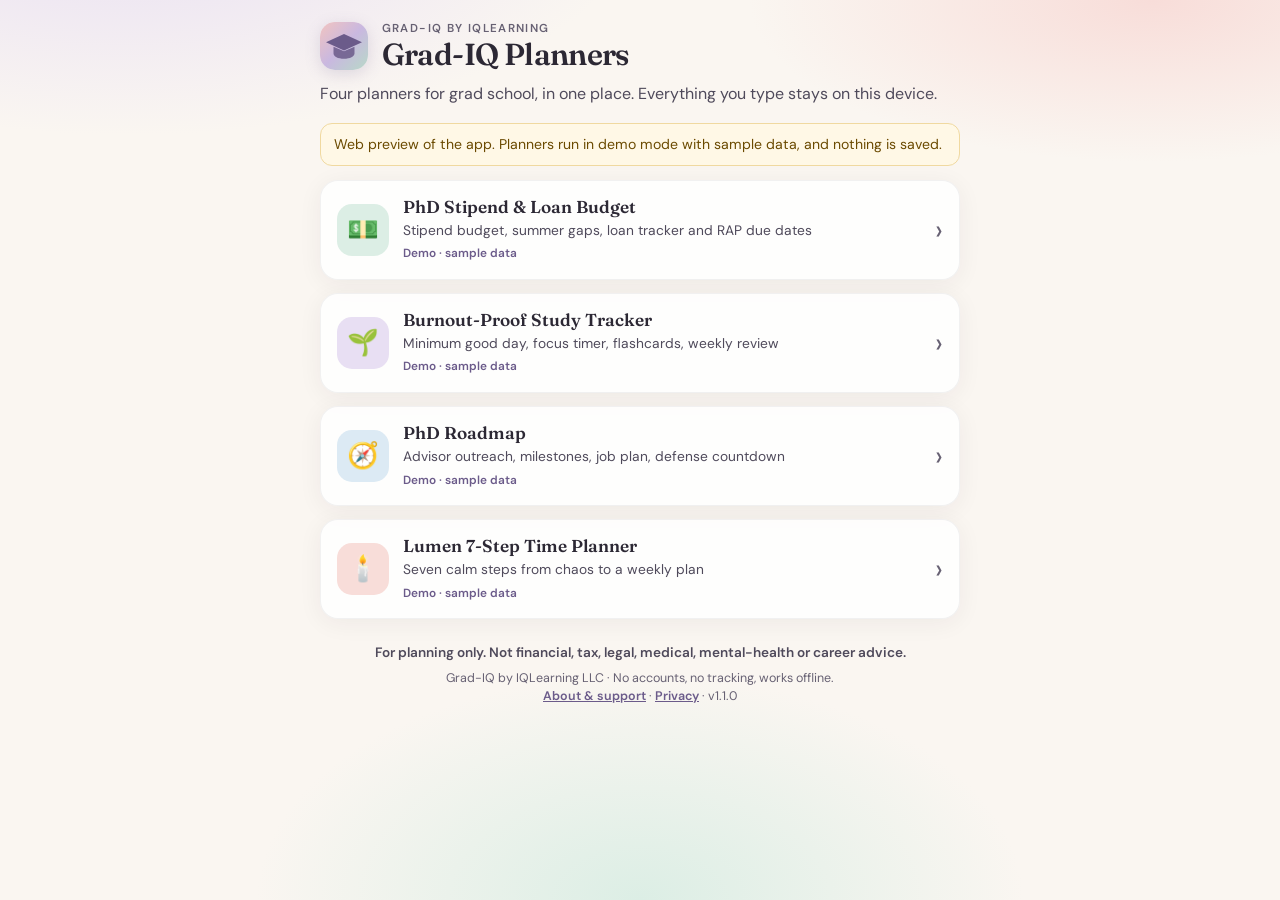
<file: index.html>
<!DOCTYPE html>
<html lang="en">
<head>
<meta charset="UTF-8">
<meta name="viewport" content="width=device-width, initial-scale=1, viewport-fit=cover">
<meta name="theme-color" content="#faf6f1">
<meta http-equiv="Content-Security-Policy" content="default-src 'self'; img-src 'self' data: blob:; style-src 'self' 'unsafe-inline'; script-src 'self' 'unsafe-inline'; font-src 'self'; connect-src 'self' blob: data:">
<title>Grad-IQ Planners</title>
<link rel="icon" href="shell/logo.svg" type="image/svg+xml">
<link rel="stylesheet" href="shell/fonts.css">
<link rel="stylesheet" href="shell/home.css">
</head>
<body class="home">
<header class="home-head">
  <div class="brand-row">
    <img src="shell/logo.svg" alt="" class="logo" width="48" height="48">
    <div>
      <p class="eyebrow">Grad-IQ by IQLearning</p>
      <h1>Grad-IQ Planners</h1>
    </div>
  </div>
  <p class="lede" id="lede">Four planners for grad school, in one place. Everything you type stays on this device.</p>
  <p class="mode-note" id="mode-note" hidden></p>
</header>
<main class="tiles" id="tiles" aria-label="Planners"></main>
<footer class="home-foot">
  <p class="disclaimer">For planning only. Not financial, tax, legal, medical, mental-health or career advice.</p>
  <p class="small">Grad-IQ by IQLearning LLC · No accounts, no tracking, works offline.<br><a href="about.html" id="about-link">About &amp; support</a> · <a href="privacy.html">Privacy</a> · <span id="ver"></span></p>
</footer>
<script src="shell/mode.js"></script>
<script src="shell/store.js"></script>
<script src="shell/bridge.js"></script>
<script src="shell/home.js"></script>
</body>
</html>
</file>
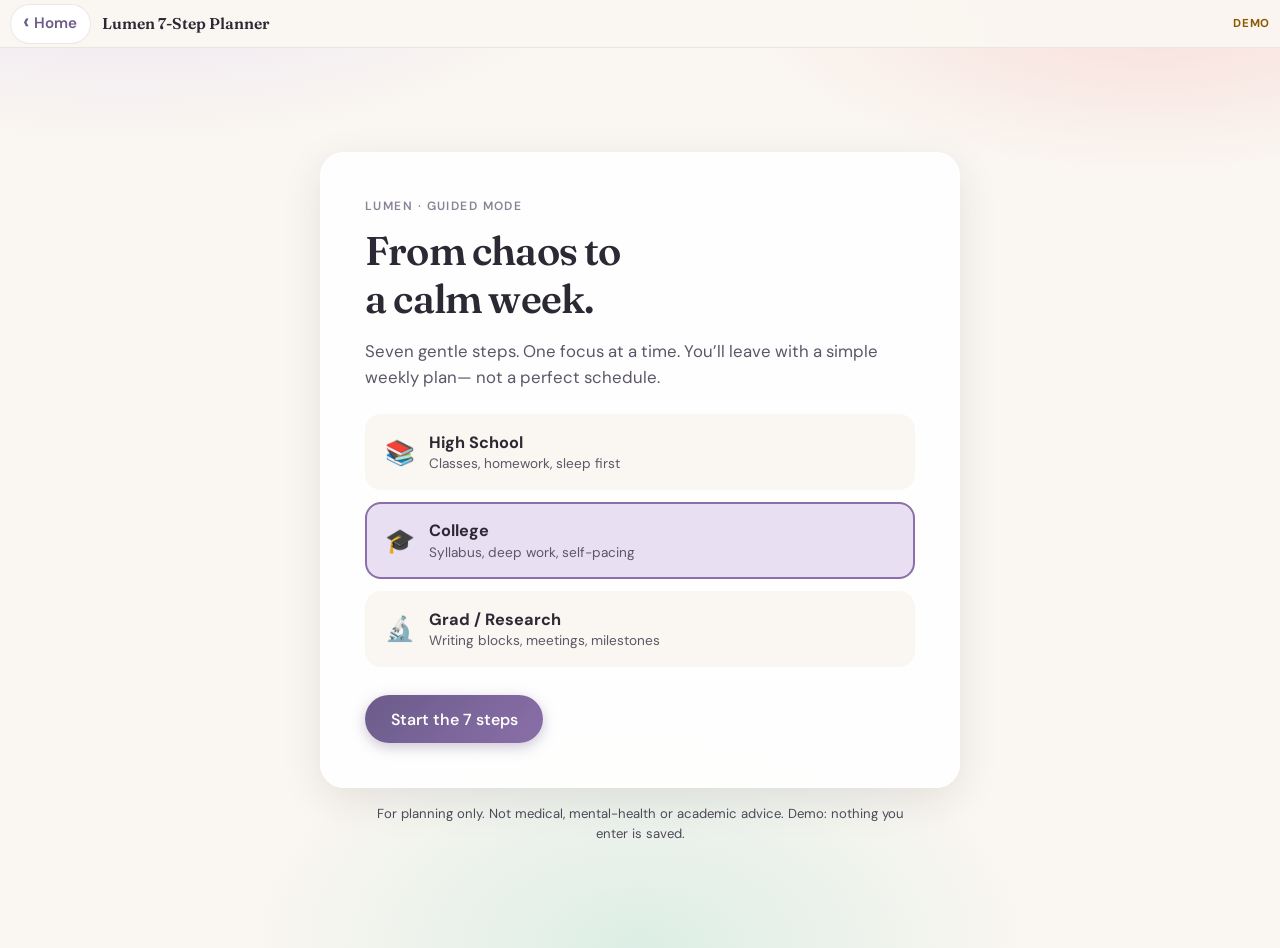
<file: planners/lumen/index.html>
<!DOCTYPE html>
<html lang="en">
<head>
  <meta charset="UTF-8" />
  <meta name="viewport" content="width=device-width, initial-scale=1.0, viewport-fit=cover" />
  <title>Lumen — 7-Step Time Planner</title>
  <link rel="icon" href="../../shell/logo.svg" type="image/svg+xml" />
  <link rel="stylesheet" href="../../shell/fonts.css" />
  <link rel="stylesheet" href="styles.css" />
<meta http-equiv="Content-Security-Policy" content="default-src 'self'; img-src 'self' data: blob:; style-src 'self' 'unsafe-inline'; script-src 'self' 'unsafe-inline'; font-src 'self'; connect-src 'self' blob: data:">
<link rel="stylesheet" href="../../shell/appbar.css">
</head>
<body>
  <div id="app">
    <!-- Welcome -->
    <section id="welcome" class="screen" aria-label="Welcome">
      <div class="flow-card">
        <p class="eyebrow">Lumen · Guided mode</p>
        <h1>From chaos to<br />a calm week.</h1>
        <p class="lede">
          Seven gentle steps. One focus at a time. You’ll leave with a simple weekly plan—
          not a perfect schedule.
        </p>
        <div class="level-grid" id="level-picker" role="group" aria-label="Study level">
          <button type="button" class="level-card" data-level="hs">
            <span class="level-icon" aria-hidden="true">📚</span>
            <strong>High School</strong>
            <span>Classes, homework, sleep first</span>
          </button>
          <button type="button" class="level-card selected" data-level="college">
            <span class="level-icon" aria-hidden="true">🎓</span>
            <strong>College</strong>
            <span>Syllabus, deep work, self-pacing</span>
          </button>
          <button type="button" class="level-card" data-level="grad">
            <span class="level-icon" aria-hidden="true">🔬</span>
            <strong>Grad / Research</strong>
            <span>Writing blocks, meetings, milestones</span>
          </button>
        </div>
        <div class="welcome-actions">
          <button type="button" class="btn primary lg" id="btn-begin">Start the 7 steps</button>
</div>
      </div>
    <p class="gq-lumen-note">For planning only. Not medical, mental-health or academic advice. Demo: nothing you enter is saved.</p>
    </section>

    <!-- Guided flow -->
    <section id="flow" class="screen hidden" aria-label="7-step planner">
      <header class="flow-top">
        <div class="brand">
          <span class="logo-mark" aria-hidden="true"></span>
          <div>
            <strong>7-Step Planner</strong>
            <span class="brand-sub" id="level-badge">College</span>
          </div>
        </div>
        <div class="progress-wrap" aria-label="Progress">
          <div class="progress-meta">
            <span id="step-label">Step 1 of 7</span>
            <span id="step-title-short">Priorities</span>
          </div>
          <div class="progress-track" role="progressbar" aria-valuemin="1" aria-valuemax="7" aria-valuenow="1" id="progress-bar">
            <div class="progress-fill" id="progress-fill"></div>
          </div>
          <div class="step-dots" id="step-dots" role="tablist" aria-label="Steps"></div>
        </div>
      </header>

      <main class="flow-main">
        <div class="flow-card step-card" id="step-panel">
          <!-- Filled by JS -->
        </div>
      </main>

      <footer class="flow-nav">
        <button type="button" class="btn ghost lg" id="btn-back">Back</button>
        <button type="button" class="btn primary lg" id="btn-next">Next</button>
      </footer>
    </section>

    <!-- Summary plan -->
    <section id="summary" class="screen hidden" aria-label="Your weekly plan">
      <header class="flow-top">
        <div class="brand">
          <span class="logo-mark" aria-hidden="true"></span>
          <div>
            <strong>Your week</strong>
            <span class="brand-sub">Ready to use</span>
          </div>
        </div>
        <div class="top-actions">
          <button type="button" class="btn ghost" id="btn-edit-steps">Edit steps</button>
          <button type="button" class="btn secondary" id="btn-restart">Start over</button>
        </div>
      </header>
      <main class="summary-main" id="summary-content"></main>
    </section>
  </div>

  <div id="toast" class="toast hidden" role="status" aria-live="polite"></div>
  <script src="../../shell/mode.js"></script>
<script src="../../shell/bridge.js"></script>
<script src="app.js"></script>
</body>
</html>
</file>
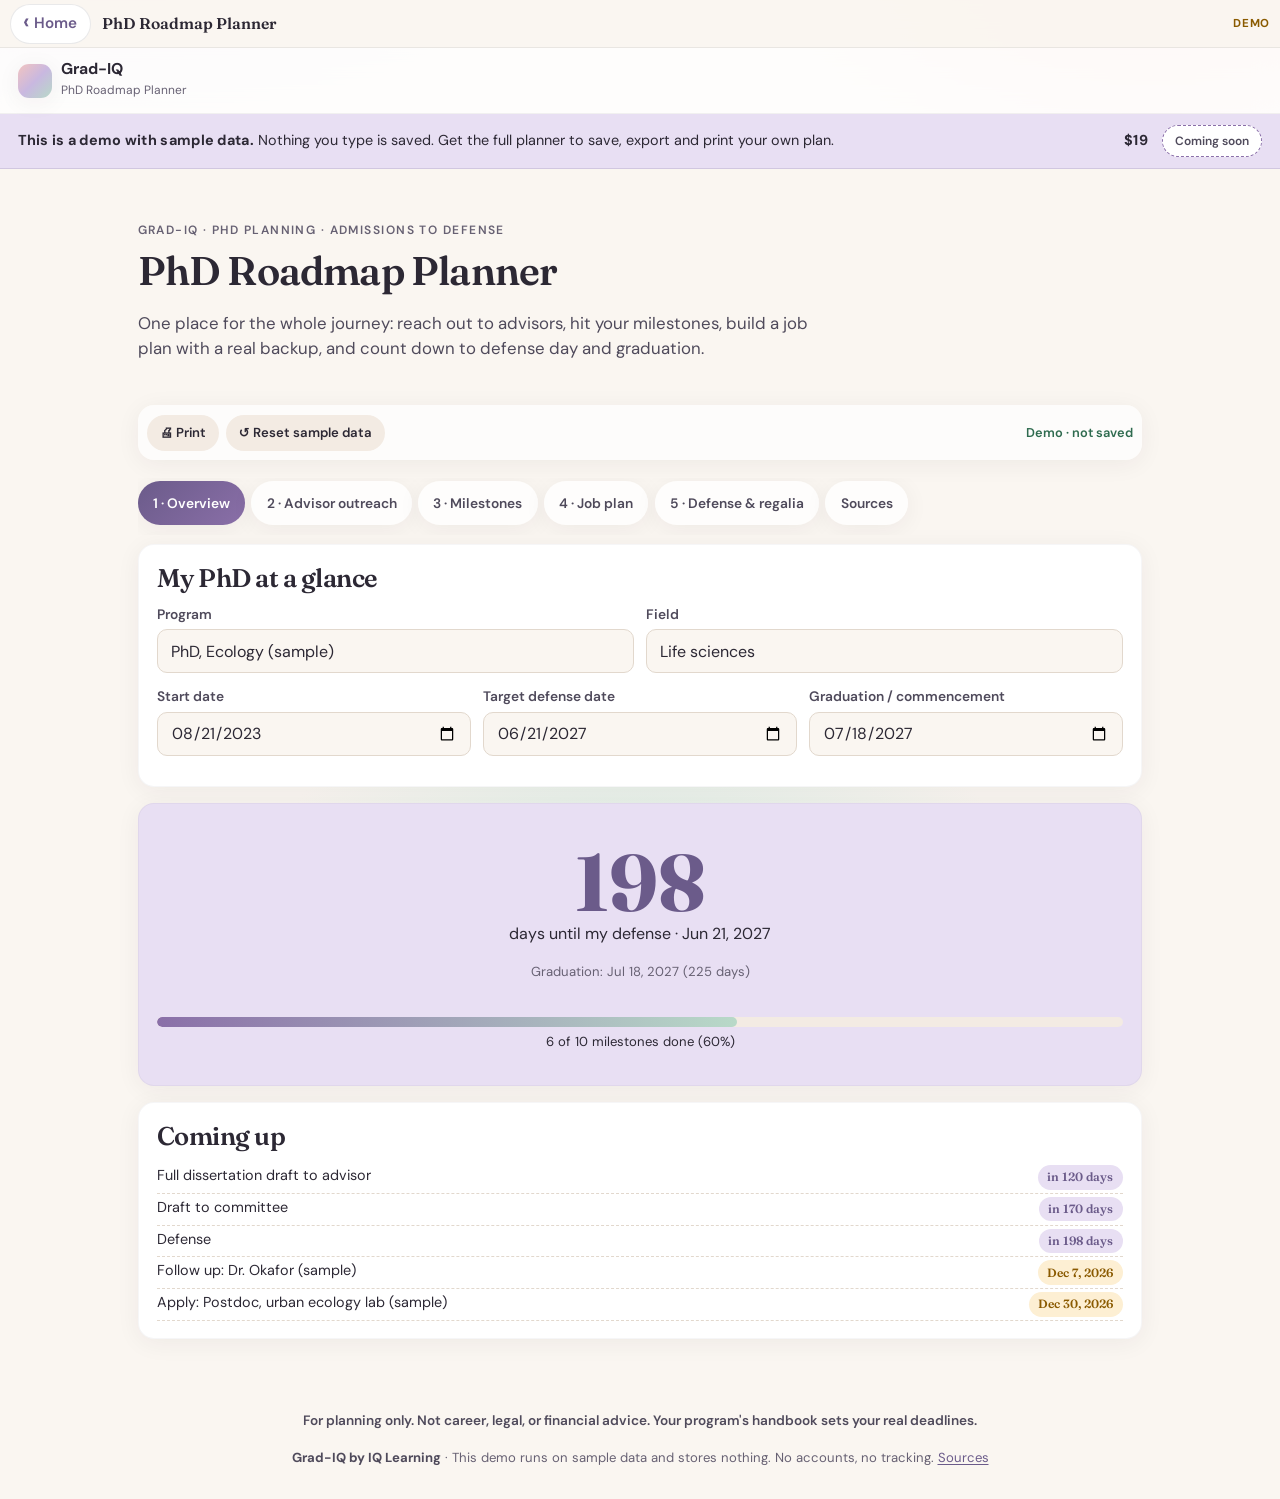
<file: planners/roadmap/index.html>
<!DOCTYPE html>
<html lang="en">
<head>
<meta charset="UTF-8"><meta name="viewport" content="width=device-width, initial-scale=1, viewport-fit=cover">
<title>PhD Roadmap Planner · Grad-IQ</title>
<meta name="description" content="Plan your PhD from admissions to defense: advisor outreach tracker, quals/proposal/chapter milestones, a post-PhD job plan with an industry backup, and a defense countdown with graduation and regalia checklist.">
<link rel="icon" href="assets/favicon.svg" type="image/svg+xml">
<link rel="stylesheet" href="assets/gradiq.css">
<meta http-equiv="Content-Security-Policy" content="default-src 'self'; img-src 'self' data: blob:; style-src 'self' 'unsafe-inline'; script-src 'self' 'unsafe-inline'; font-src 'self'; connect-src 'self' blob: data:">
<link rel="stylesheet" href="../../shell/appbar.css">
</head>
<body>
<main id="main" class="wrap">
  <div class="page-head hero">
    <p class="eyebrow">Grad-IQ · PhD planning · Admissions to defense</p>
    <h1>PhD Roadmap Planner</h1>
    <p class="lede">One place for the whole journey: reach out to advisors, hit your milestones, build a job plan with a real backup, and count down to defense day and graduation.</p>
  </div>
  <div class="toolbar no-print" id="toolbar"></div>
  <nav class="tabs no-print" id="tabs" role="tablist" aria-label="Planner sections"></nav>
  <div id="panes"></div>
</main>
<script src="../../shell/mode.js"></script>
<script src="../../shell/bridge.js"></script>
<script src="config.js"></script>
<script src="assets/pl.js"></script>
<script src="assets/app.js"></script>
</body>
</html>
</file>
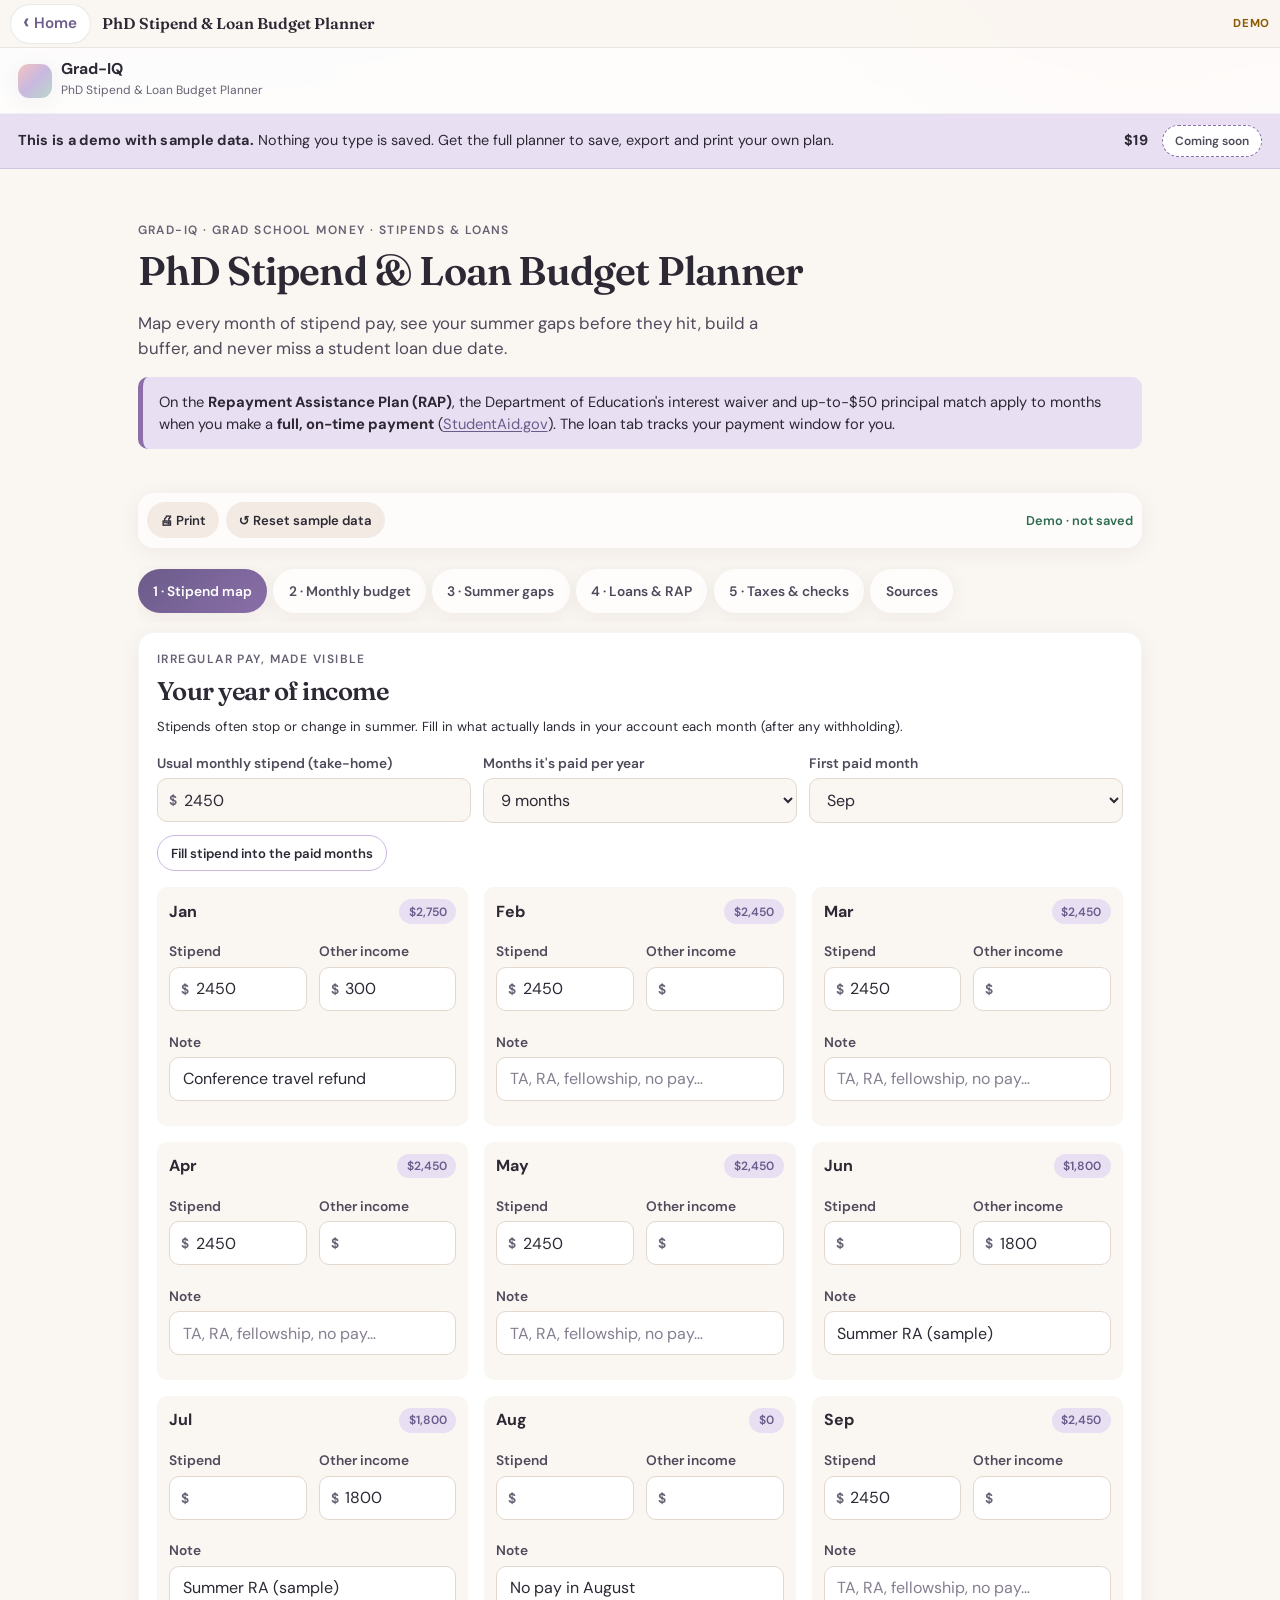
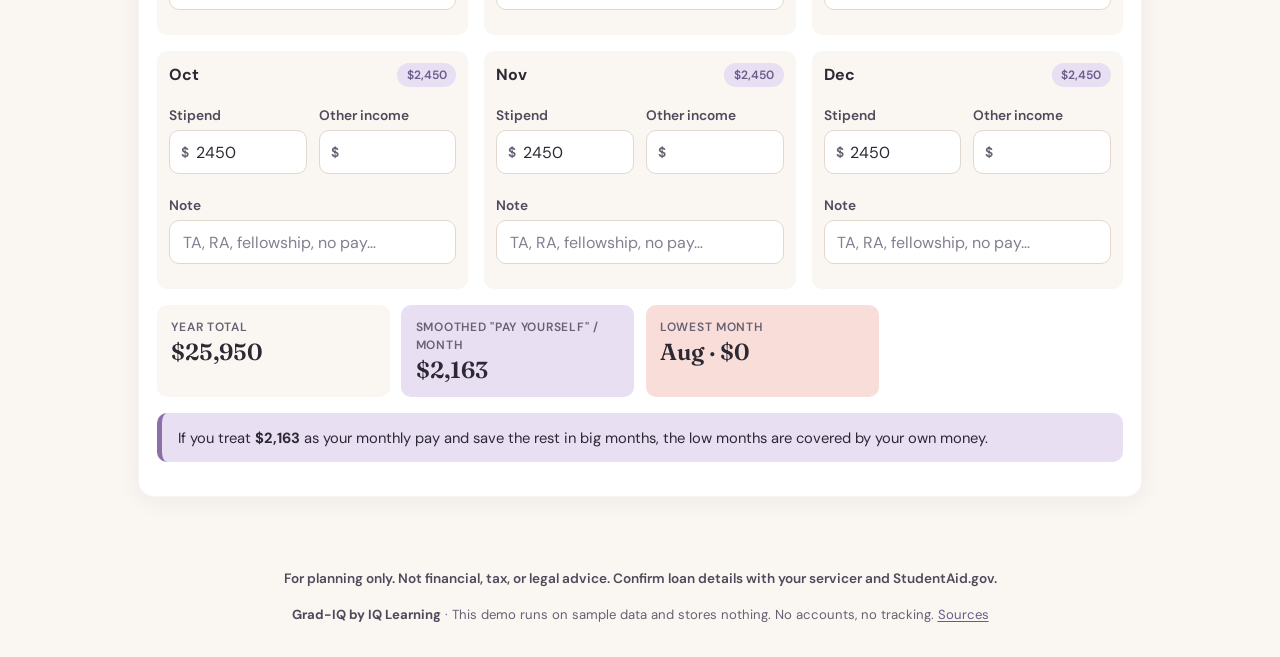
<file: planners/stipend/index.html>
<!DOCTYPE html>
<html lang="en">
<head>
<meta charset="UTF-8"><meta name="viewport" content="width=device-width, initial-scale=1, viewport-fit=cover">
<title>PhD Stipend &amp; Loan Budget Planner · Grad-IQ</title>
<meta name="description" content="Budget a grad-school stipend month by month, plan for summer gaps and irregular pay, and track student loans with Repayment Assistance Plan (RAP) on-time payment reminders.">
<link rel="icon" href="assets/favicon.svg" type="image/svg+xml">
<link rel="stylesheet" href="assets/gradiq.css">
<meta http-equiv="Content-Security-Policy" content="default-src 'self'; img-src 'self' data: blob:; style-src 'self' 'unsafe-inline'; script-src 'self' 'unsafe-inline'; font-src 'self'; connect-src 'self' blob: data:">
<link rel="stylesheet" href="../../shell/appbar.css">
</head>
<body>
<main id="main" class="wrap">
  <div class="page-head hero">
    <p class="eyebrow">Grad-IQ · Grad school money · Stipends &amp; loans</p>
    <h1>PhD Stipend &amp; Loan Budget Planner</h1>
    <p class="lede">Map every month of stipend pay, see your summer gaps before they hit, build a buffer, and never miss a student loan due date.</p>
    <div class="notice"><p>On the <strong>Repayment Assistance Plan (RAP)</strong>, the Department of Education's interest waiver and up-to-$50 principal match apply to months when you make a <strong>full, on-time payment</strong> (<a href="https://studentaid.gov/manage-loans/repayment/plans/repayment-assistance-plan" target="_blank" rel="noopener">StudentAid.gov</a>). The loan tab tracks your payment window for you.</p></div>
  </div>
  <div class="toolbar no-print" id="toolbar"></div>
  <nav class="tabs no-print" id="tabs" role="tablist" aria-label="Planner sections"></nav>
  <div id="panes"></div>
</main>
<script src="../../shell/mode.js"></script>
<script src="../../shell/bridge.js"></script>
<script src="config.js"></script>
<script src="assets/pl.js"></script>
<script src="assets/app.js"></script>
</body>
</html>
</file>
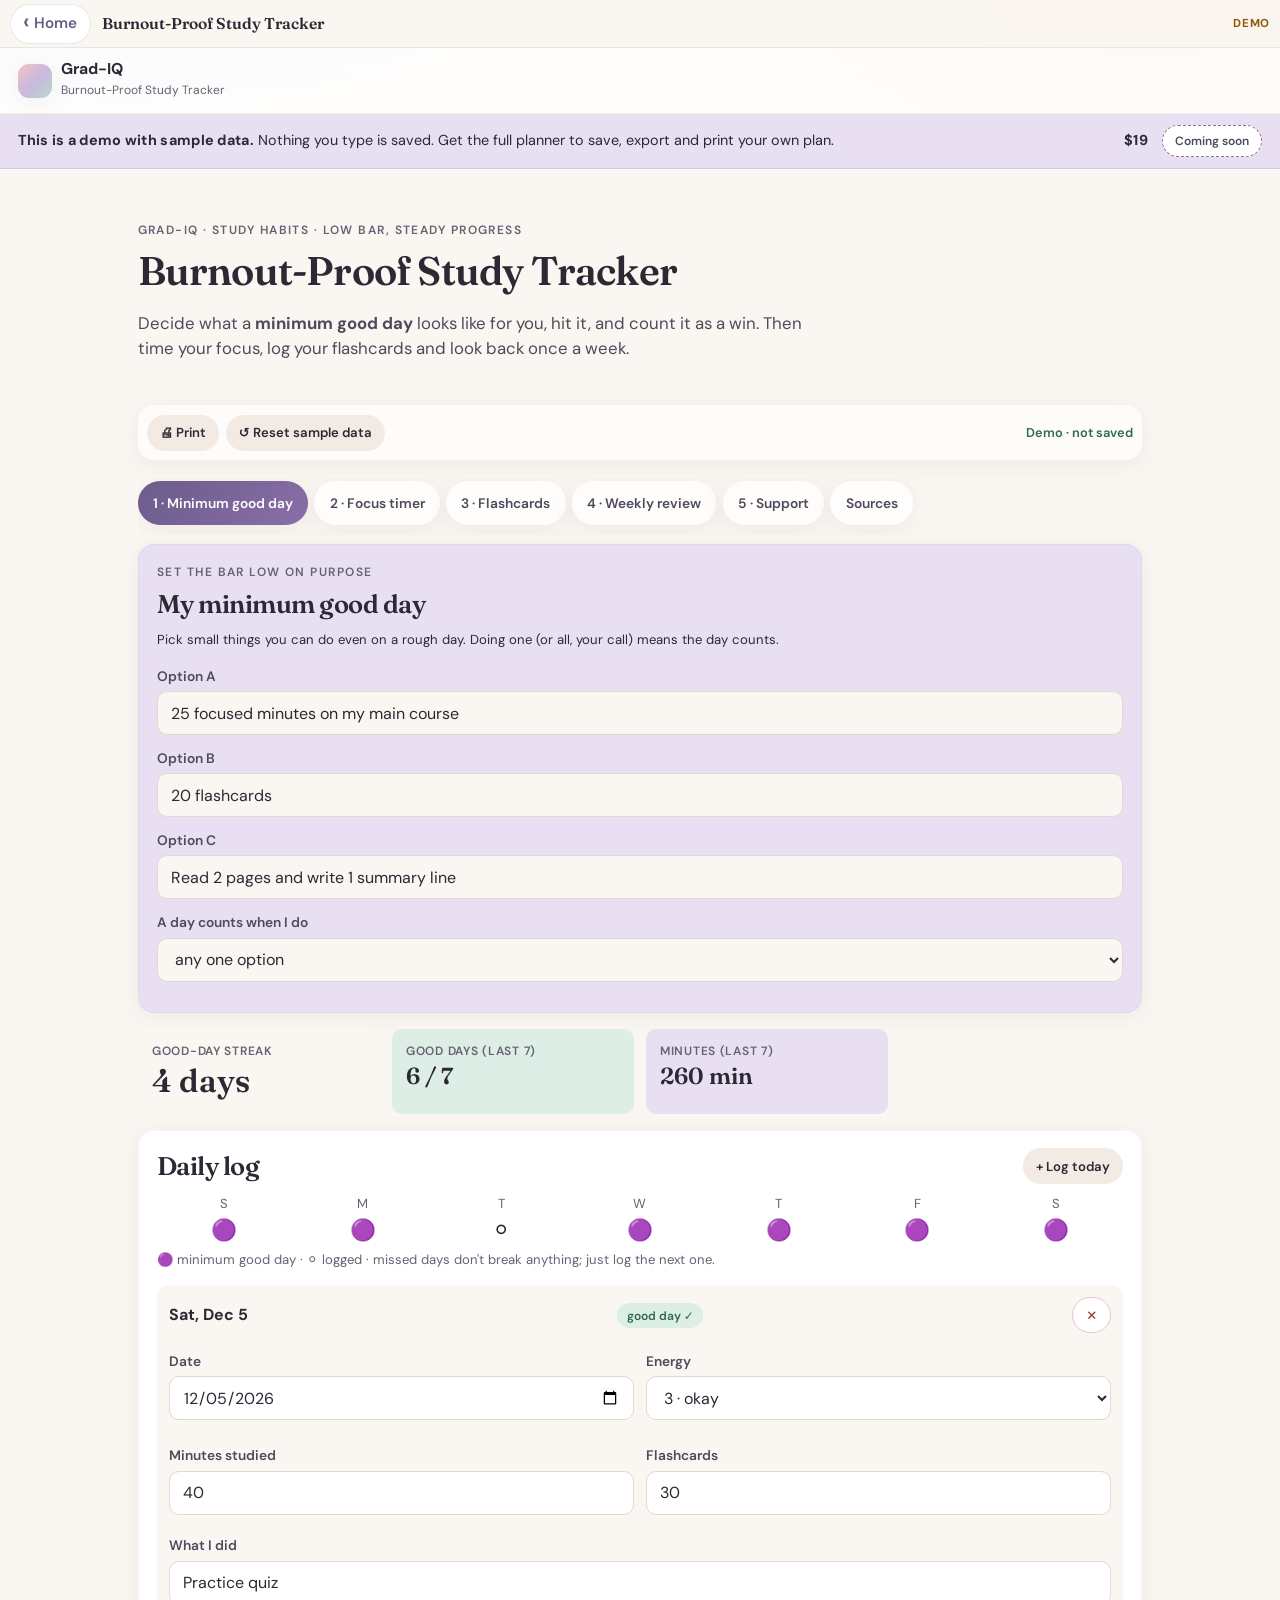
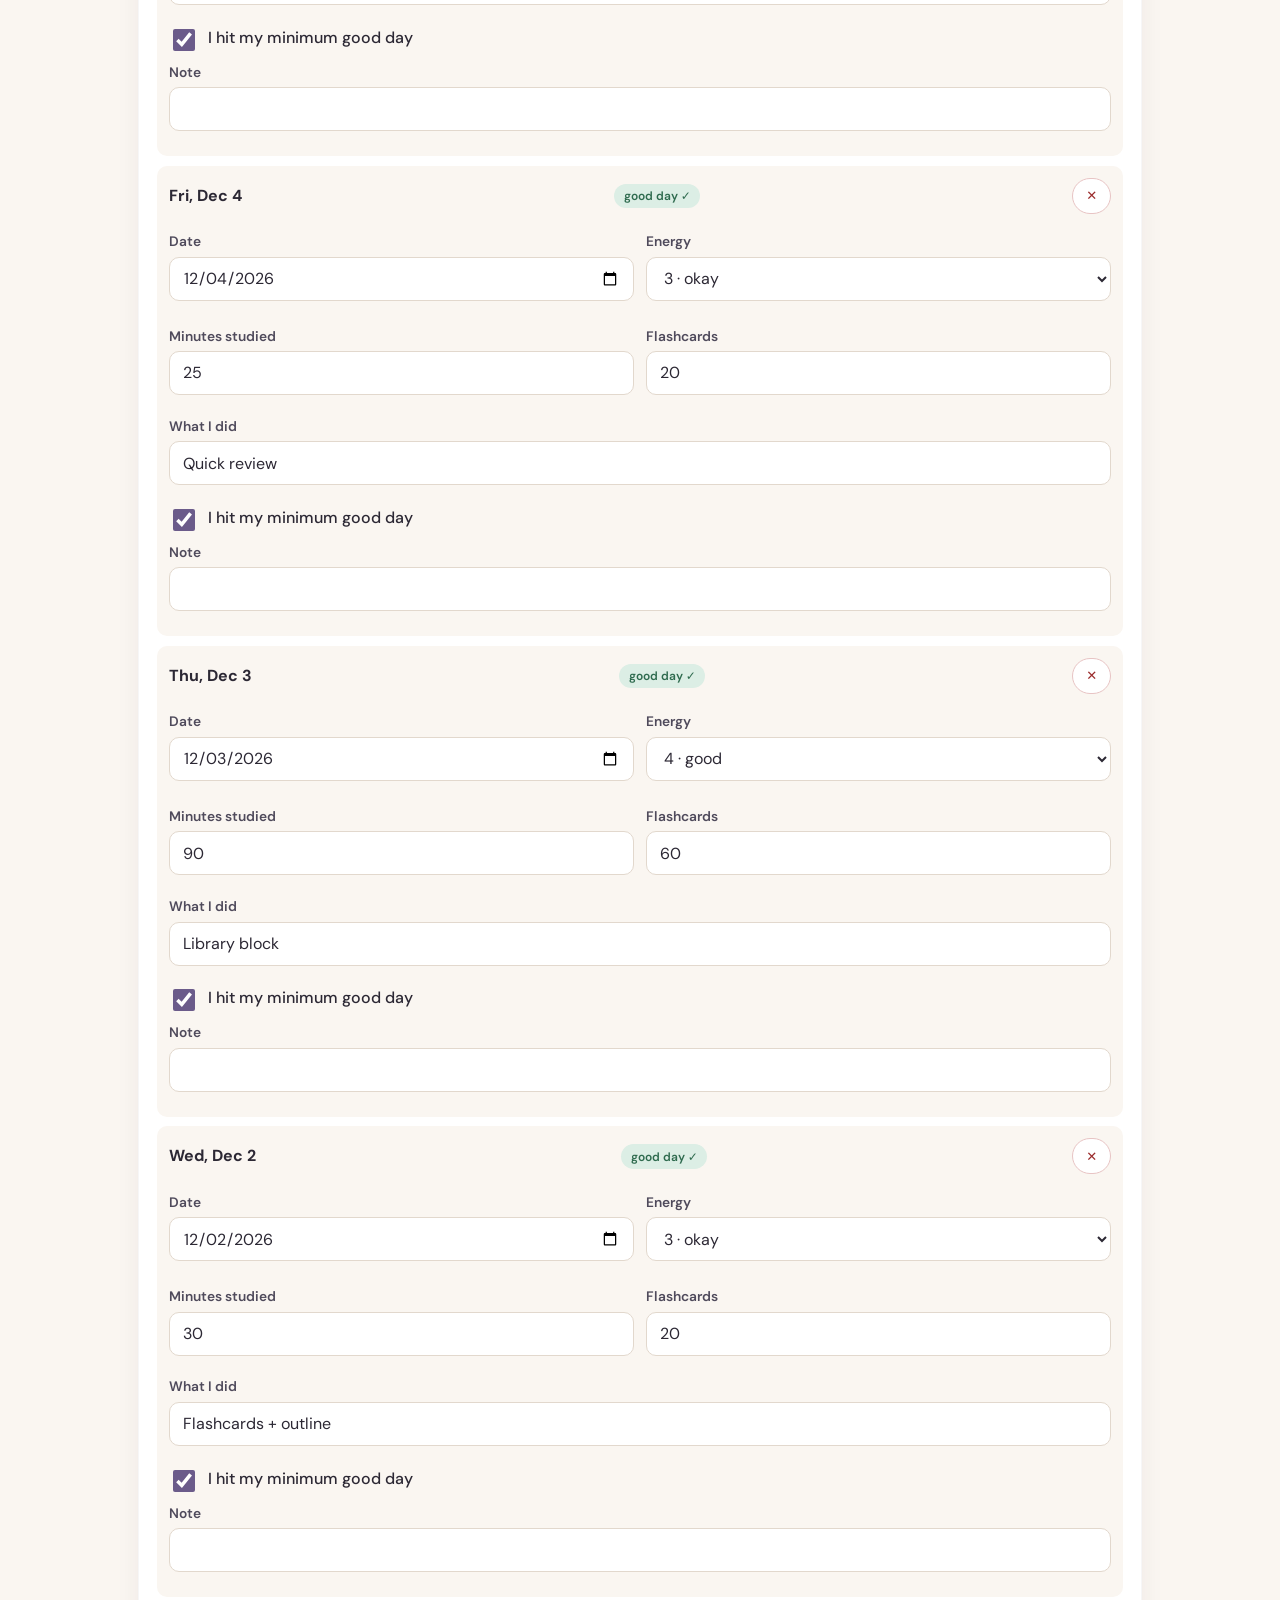
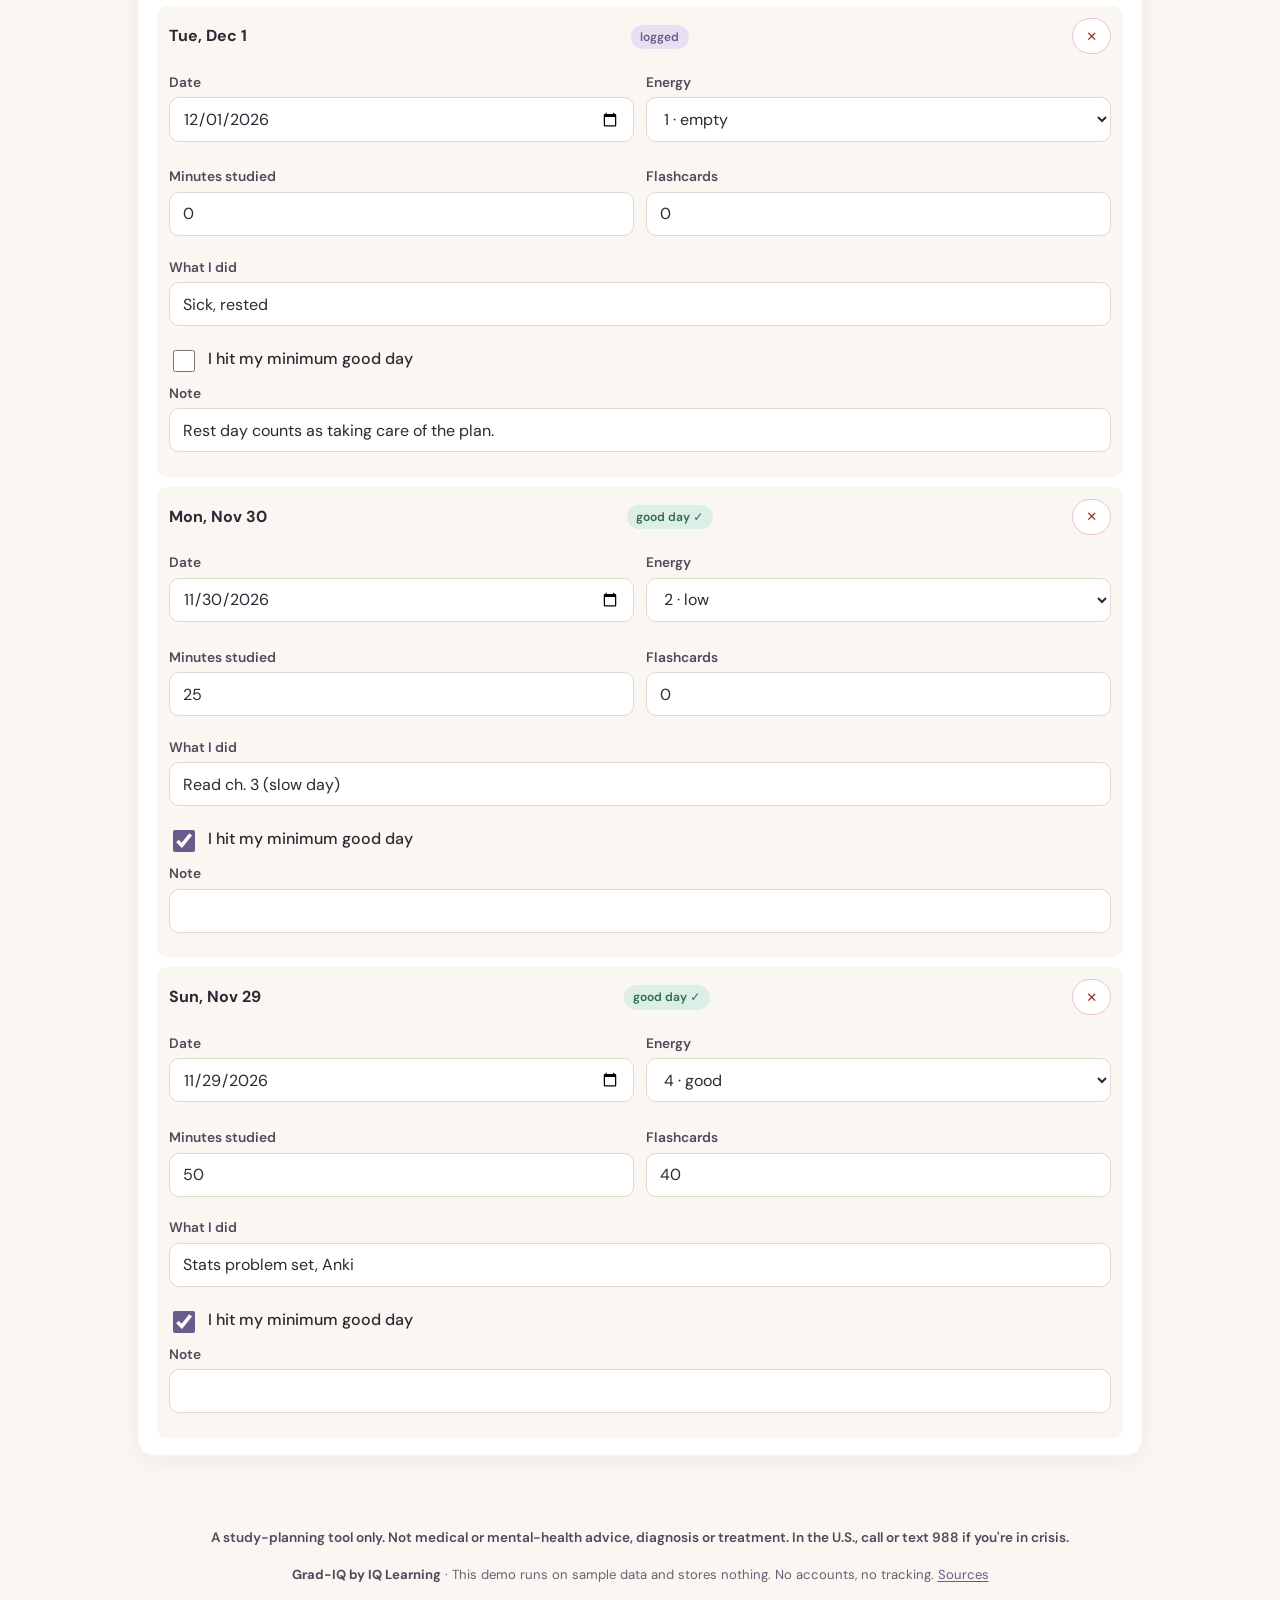
<file: planners/study/index.html>
<!DOCTYPE html>
<html lang="en">
<head>
<meta charset="UTF-8"><meta name="viewport" content="width=device-width, initial-scale=1, viewport-fit=cover">
<title>Burnout-Proof Study Tracker · Grad-IQ</title>
<meta name="description" content="A low-pressure study tracker built around a 'minimum good day': quick daily log, focus timer, flashcard session log and a gentle weekly review.">
<link rel="icon" href="assets/favicon.svg" type="image/svg+xml">
<link rel="stylesheet" href="assets/gradiq.css">
<meta http-equiv="Content-Security-Policy" content="default-src 'self'; img-src 'self' data: blob:; style-src 'self' 'unsafe-inline'; script-src 'self' 'unsafe-inline'; font-src 'self'; connect-src 'self' blob: data:">
<link rel="stylesheet" href="../../shell/appbar.css">
</head>
<body>
<main id="main" class="wrap">
  <div class="page-head hero">
    <p class="eyebrow">Grad-IQ · Study habits · Low bar, steady progress</p>
    <h1>Burnout-Proof Study Tracker</h1>
    <p class="lede">Decide what a <strong>minimum good day</strong> looks like for you, hit it, and count it as a win. Then time your focus, log your flashcards and look back once a week.</p>
  </div>
  <div class="toolbar no-print" id="toolbar"></div>
  <nav class="tabs no-print" id="tabs" role="tablist" aria-label="Tracker sections"></nav>
  <div id="panes"></div>
</main>
<script src="../../shell/mode.js"></script>
<script src="../../shell/bridge.js"></script>
<script src="config.js"></script>
<script src="assets/pl.js"></script>
<script src="assets/app.js"></script>
</body>
</html>
</file>
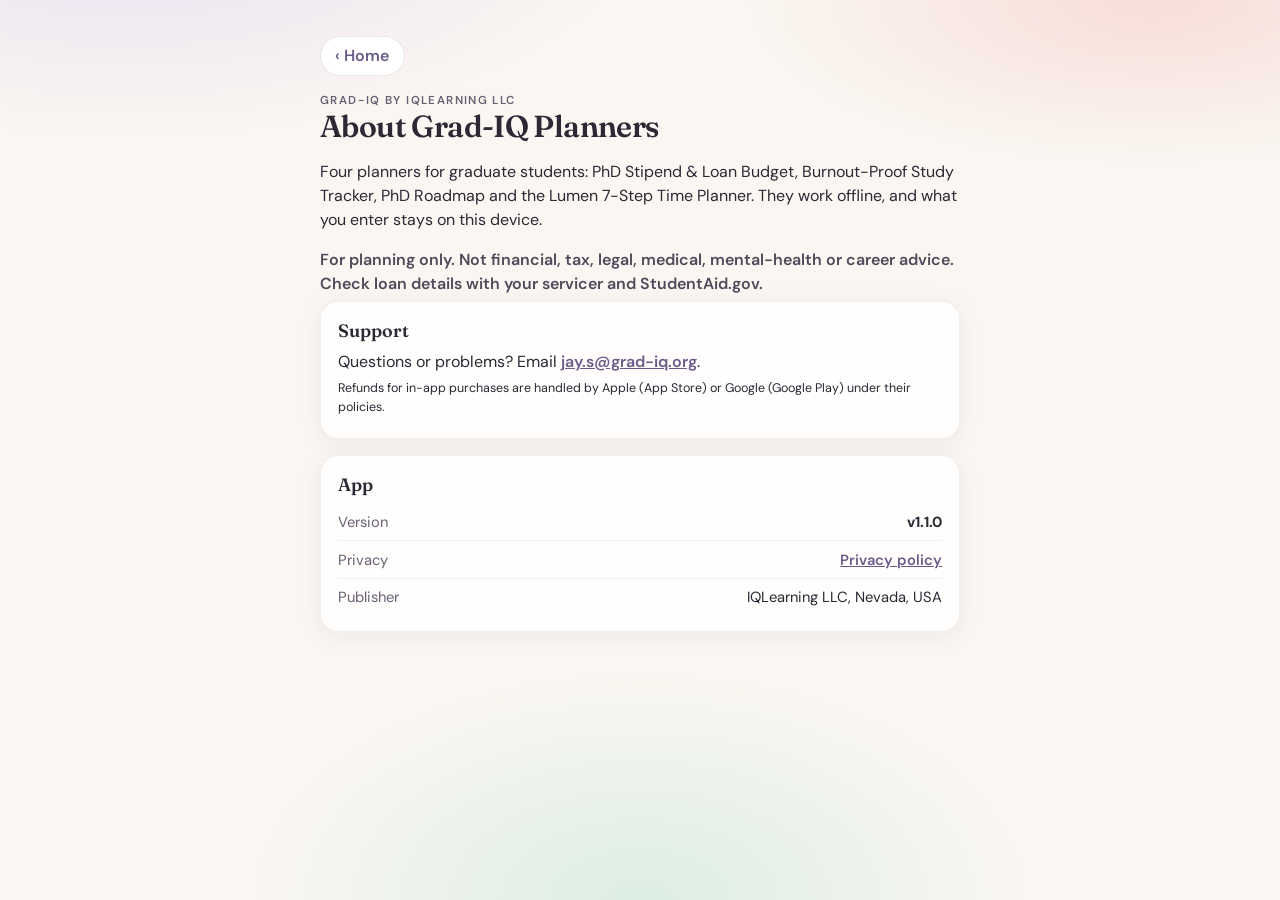
<file: about.html>
<!DOCTYPE html>
<html lang="en">
<head>
<meta charset="UTF-8">
<meta name="viewport" content="width=device-width, initial-scale=1, viewport-fit=cover">
<meta name="theme-color" content="#faf6f1">
<meta http-equiv="Content-Security-Policy" content="default-src 'self'; img-src 'self' data: blob:; style-src 'self' 'unsafe-inline'; script-src 'self' 'unsafe-inline'; font-src 'self'; connect-src 'self' blob: data:">
<title>About · Grad-IQ Planners</title>
<link rel="icon" href="shell/logo.svg" type="image/svg+xml">
<link rel="stylesheet" href="shell/fonts.css">
<link rel="stylesheet" href="shell/home.css">
</head>
<body class="doc about-page">
<main class="doc-main">
  <p><a class="back" href="index.html">‹ Home</a></p>
  <p class="eyebrow">Grad-IQ by IQLearning LLC</p>
  <h1>About Grad-IQ Planners</h1>
  <p>Four planners for graduate students: PhD Stipend &amp; Loan Budget, Burnout-Proof Study Tracker, PhD Roadmap and the Lumen 7-Step Time Planner. They work offline, and what you enter stays on this device.</p>
  <p class="disclaimer">For planning only. Not financial, tax, legal, medical, mental-health or career advice. Check loan details with your servicer and StudentAid.gov.</p>
  <div class="panel">
    <h2>Support</h2>
    <p>Questions or problems? Email <a href="mailto:jay.s@grad-iq.org?subject=Grad-IQ%20Planners%20support" id="support-email">jay.s@grad-iq.org</a>.</p>
    <p class="small">Refunds for in-app purchases are handled by Apple (App Store) or Google (Google Play) under their policies.</p>
  </div>
  <div class="panel">
    <h2>App</h2>
    <div class="kv-row"><span>Version</span><strong id="app-ver">–</strong></div>
    <div class="kv-row"><span>Privacy</span><a href="privacy.html">Privacy policy</a></div>
    <div class="kv-row"><span>Publisher</span><span>IQLearning LLC, Nevada, USA</span></div>
  </div>
</main>
<script src="shell/mode.js"></script>
<script src="shell/store.js"></script>
<script src="shell/bridge.js"></script>
<script src="shell/pages.js"></script>
</body>
</html>
</file>
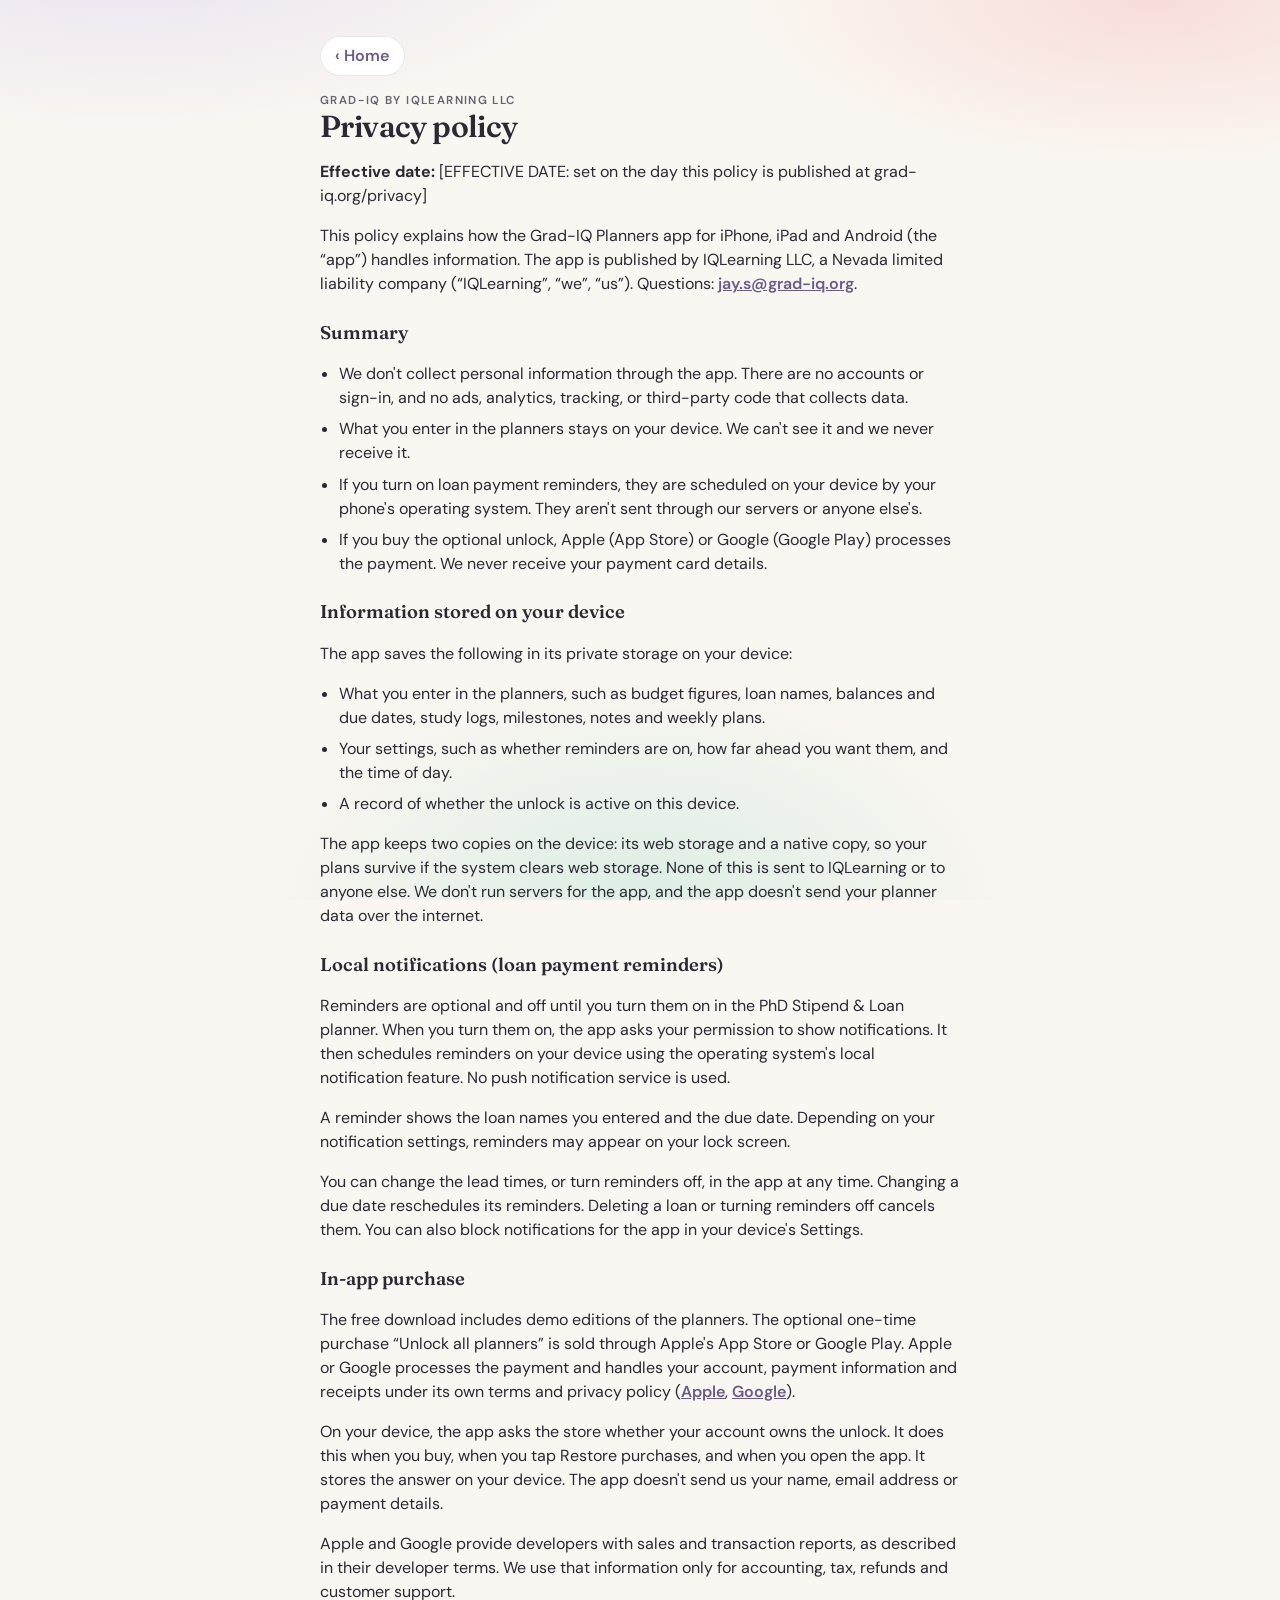
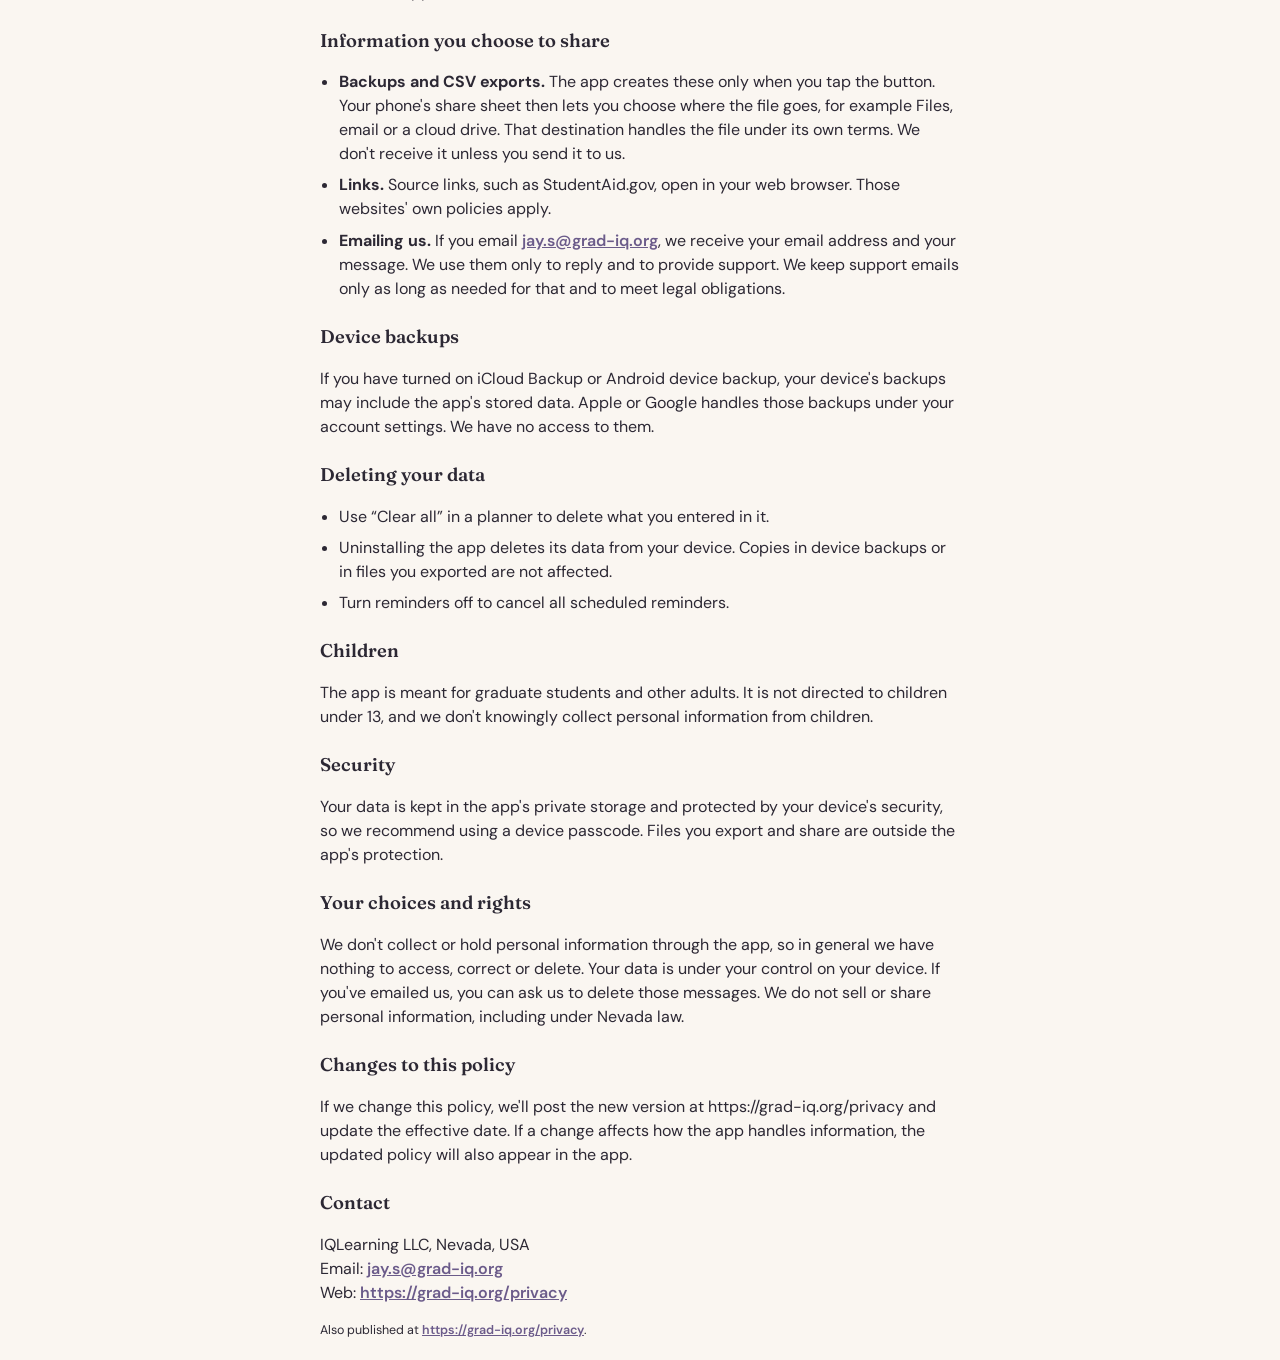
<file: privacy.html>
<!DOCTYPE html>
<html lang="en">
<head>
<meta charset="UTF-8">
<meta name="viewport" content="width=device-width, initial-scale=1, viewport-fit=cover">
<meta http-equiv="Content-Security-Policy" content="default-src 'self'; img-src 'self' data:; style-src 'self' 'unsafe-inline'; script-src 'self' 'unsafe-inline'; font-src 'self'">
<title>Privacy · Grad-IQ Planners</title>
<link rel="icon" href="shell/logo.svg" type="image/svg+xml">
<link rel="stylesheet" href="shell/fonts.css">
<link rel="stylesheet" href="shell/home.css">
</head>
<body class="doc">
<main class="doc-main">
  <p><a class="back" href="index.html">‹ Home</a></p>
  <p class="eyebrow">Grad-IQ by IQLearning LLC</p>
  <h1>Privacy policy</h1>
<p class="meta"><strong>Effective date:</strong> <span class="eff">[EFFECTIVE DATE: set on the day this policy is published at grad-iq.org/privacy]</span></p>
<p>This policy explains how the Grad-IQ Planners app for iPhone, iPad and Android (the “app”) handles information. The app is published by IQLearning LLC, a Nevada limited liability company (“IQLearning”, “we”, “us”). Questions: <a href="mailto:jay.s@grad-iq.org">jay.s@grad-iq.org</a>.</p>
<h2>Summary</h2>
<ul>
  <li>We don't collect personal information through the app. There are no accounts or sign-in, and no ads, analytics, tracking, or third-party code that collects data.</li>
  <li>What you enter in the planners stays on your device. We can't see it and we never receive it.</li>
  <li>If you turn on loan payment reminders, they are scheduled on your device by your phone's operating system. They aren't sent through our servers or anyone else's.</li>
  <li>If you buy the optional unlock, Apple (App Store) or Google (Google Play) processes the payment. We never receive your payment card details.</li>
</ul>
<h2>Information stored on your device</h2>
<p>The app saves the following in its private storage on your device:</p>
<ul>
  <li>What you enter in the planners, such as budget figures, loan names, balances and due dates, study logs, milestones, notes and weekly plans.</li>
  <li>Your settings, such as whether reminders are on, how far ahead you want them, and the time of day.</li>
  <li>A record of whether the unlock is active on this device.</li>
</ul>
<p>The app keeps two copies on the device: its web storage and a native copy, so your plans survive if the system clears web storage. None of this is sent to IQLearning or to anyone else. We don't run servers for the app, and the app doesn't send your planner data over the internet.</p>
<h2>Local notifications (loan payment reminders)</h2>
<p>Reminders are optional and off until you turn them on in the PhD Stipend & Loan planner. When you turn them on, the app asks your permission to show notifications. It then schedules reminders on your device using the operating system's local notification feature. No push notification service is used.</p>
<p>A reminder shows the loan names you entered and the due date. Depending on your notification settings, reminders may appear on your lock screen.</p>
<p>You can change the lead times, or turn reminders off, in the app at any time. Changing a due date reschedules its reminders. Deleting a loan or turning reminders off cancels them. You can also block notifications for the app in your device's Settings.</p>
<h2>In-app purchase</h2>
<p>The free download includes demo editions of the planners. The optional one-time purchase “Unlock all planners” is sold through Apple's App Store or Google Play. Apple or Google processes the payment and handles your account, payment information and receipts under its own terms and privacy policy (<a href="https://www.apple.com/legal/privacy/">Apple</a>, <a href="https://policies.google.com/privacy">Google</a>).</p>
<p>On your device, the app asks the store whether your account owns the unlock. It does this when you buy, when you tap Restore purchases, and when you open the app. It stores the answer on your device. The app doesn't send us your name, email address or payment details.</p>
<p>Apple and Google provide developers with sales and transaction reports, as described in their developer terms. We use that information only for accounting, tax, refunds and customer support.</p>
<h2>Information you choose to share</h2>
<ul>
  <li><strong>Backups and CSV exports.</strong> The app creates these only when you tap the button. Your phone's share sheet then lets you choose where the file goes, for example Files, email or a cloud drive. That destination handles the file under its own terms. We don't receive it unless you send it to us.</li>
  <li><strong>Links.</strong> Source links, such as StudentAid.gov, open in your web browser. Those websites' own policies apply.</li>
  <li><strong>Emailing us.</strong> If you email <a href="mailto:jay.s@grad-iq.org">jay.s@grad-iq.org</a>, we receive your email address and your message. We use them only to reply and to provide support. We keep support emails only as long as needed for that and to meet legal obligations.</li>
</ul>
<h2>Device backups</h2>
<p>If you have turned on iCloud Backup or Android device backup, your device's backups may include the app's stored data. Apple or Google handles those backups under your account settings. We have no access to them.</p>
<h2>Deleting your data</h2>
<ul>
  <li>Use “Clear all” in a planner to delete what you entered in it.</li>
  <li>Uninstalling the app deletes its data from your device. Copies in device backups or in files you exported are not affected.</li>
  <li>Turn reminders off to cancel all scheduled reminders.</li>
</ul>
<h2>Children</h2>
<p>The app is meant for graduate students and other adults. It is not directed to children under 13, and we don't knowingly collect personal information from children.</p>
<h2>Security</h2>
<p>Your data is kept in the app's private storage and protected by your device's security, so we recommend using a device passcode. Files you export and share are outside the app's protection.</p>
<h2>Your choices and rights</h2>
<p>We don't collect or hold personal information through the app, so in general we have nothing to access, correct or delete. Your data is under your control on your device. If you've emailed us, you can ask us to delete those messages. We do not sell or share personal information, including under Nevada law.</p>
<h2>Changes to this policy</h2>
<p>If we change this policy, we'll post the new version at https://grad-iq.org/privacy and update the effective date. If a change affects how the app handles information, the updated policy will also appear in the app.</p>
<h2>Contact</h2>
<p>IQLearning LLC, Nevada, USA<br>Email: <a href="mailto:jay.s@grad-iq.org">jay.s@grad-iq.org</a><br>Web: <a href="https://grad-iq.org/privacy">https://grad-iq.org/privacy</a></p>
  <p class="small">Also published at <a href="https://grad-iq.org/privacy">https://grad-iq.org/privacy</a>.</p>
</main>
<script src="shell/mode.js"></script>
<script src="shell/bridge.js"></script>
</body>
</html>
</file>
<file: shell/fonts.css>
/* Self-hosted fonts (SIL OFL, see fonts/OFL-*.txt). No third-party requests. */
@font-face { font-family: "DM Sans"; src: url("fonts/dmsans.woff2") format("woff2"); font-weight: 400 700; font-style: normal; font-display: swap; }
@font-face { font-family: "DM Sans"; src: url("fonts/dmsans-italic.woff2") format("woff2"); font-weight: 400; font-style: italic; font-display: swap; }
@font-face { font-family: "Fraunces"; src: url("fonts/fraunces.woff2") format("woff2"); font-weight: 500 700; font-style: normal; font-display: swap; }
</file>
<file: shell/home.css>
/* Grad-IQ Planners home. Palette matches the Grad-IQ planners (cream, blush, lavender, mint, sky; DM Sans + Fraunces). */
:root {
  --cream: #faf6f1; --blush: #f2c4c0; --blush-soft: #f8ddd9; --lavender: #c9b8e0; --lavender-soft: #e8dff3;
  --mint: #b8d9c8; --mint-soft: #dceee5; --sky: #b7d4e8; --sky-soft: #dceaf4;
  --ink: #2c2834; --ink-soft: #4f4a5b; --muted: #676173; --plum: #6b5b8a;
  --sat: var(--safe-area-inset-top, env(safe-area-inset-top, 0px));
  --sab: var(--safe-area-inset-bottom, env(safe-area-inset-bottom, 0px));
  --sal: var(--safe-area-inset-left, env(safe-area-inset-left, 0px));
  --sar: var(--safe-area-inset-right, env(safe-area-inset-right, 0px));
}
*, *::before, *::after { box-sizing: border-box; }
html { -webkit-text-size-adjust: 100%; }
body {
  margin: 0; min-height: 100vh; font-family: "DM Sans", system-ui, -apple-system, sans-serif; color: var(--ink); line-height: 1.5;
  background: radial-gradient(ellipse 80% 50% at 10% -10%, var(--lavender-soft), transparent 50%),
    radial-gradient(ellipse 70% 40% at 90% 0%, var(--blush-soft), transparent 45%),
    radial-gradient(ellipse 60% 50% at 50% 100%, var(--mint-soft), transparent 50%), var(--cream);
  background-attachment: fixed;
  padding: calc(var(--sat) + 1.25rem) calc(var(--sar) + 1.1rem) calc(var(--sab) + 1.25rem) calc(var(--sal) + 1.1rem);
  -webkit-tap-highlight-color: transparent;
}
.home-head, .tiles, .home-foot { max-width: 640px; margin: 0 auto; }
.brand-row { display: flex; align-items: center; gap: .85rem; margin-bottom: .6rem; }
.logo { width: 48px; height: 48px; border-radius: 15px; box-shadow: 0 4px 16px rgba(107,91,138,.18); }
.eyebrow { font-size: .72rem; font-weight: 600; letter-spacing: .12em; text-transform: uppercase; color: var(--muted); margin: 0; }
h1 { font-family: "Fraunces", Georgia, serif; font-weight: 600; font-size: 1.9rem; letter-spacing: -.02em; line-height: 1.15; margin: 0; }
.lede { color: var(--ink-soft); margin: 0 0 1.1rem; }
.mode-note { background: #fff8e6; border: 1px solid #f0d9a0; color: #6b4a00; border-radius: 12px; padding: .6rem .8rem; font-size: .88rem; }
.tiles { display: grid; gap: .8rem; }
.tile {
  display: flex; align-items: center; gap: .9rem; padding: 1rem 1rem; border-radius: 18px; text-decoration: none; color: var(--ink);
  background: rgba(255,255,255,.82); border: 1px solid rgba(44,40,52,.06); box-shadow: 0 4px 24px rgba(44,40,52,.06);
  min-height: 88px; transition: transform .12s ease;
}
.tile:active { transform: scale(.985); }
.tile:focus-visible { outline: 3px solid #8a6fa8; outline-offset: 2px; }
.tile-icon { width: 52px; height: 52px; flex: none; border-radius: 15px; display: grid; place-items: center; font-size: 1.6rem; }
.mint .tile-icon { background: var(--mint-soft); } .lavender .tile-icon { background: var(--lavender-soft); }
.sky .tile-icon { background: var(--sky-soft); } .blush .tile-icon { background: var(--blush-soft); }
.tile-text { display: flex; flex-direction: column; min-width: 0; flex: 1; }
.tile-text strong { font-family: "Fraunces", Georgia, serif; font-weight: 600; font-size: 1.08rem; line-height: 1.2; }
.tile-sub { font-size: .86rem; color: var(--ink-soft); margin-top: .15rem; }
.tile-status { font-size: .74rem; color: var(--plum); font-weight: 600; margin-top: .3rem; }
.chev { font-size: 1.8rem; color: var(--muted); line-height: 1; }
.home-foot { margin-top: 1.5rem; color: var(--muted); font-size: .85rem; text-align: center; }
.disclaimer { font-weight: 600; color: var(--ink-soft); margin: 0 0 .3rem; }
.small { margin: 0; font-size: .78rem; }
.home-foot a { color: var(--plum); font-weight: 600; }
.doc-main { max-width: 640px; margin: 0 auto; }
.doc-main h1 { margin-bottom: .4rem; }
.doc-main h2 { font-family: "Fraunces", Georgia, serif; font-weight: 600; font-size: 1.15rem; margin: 1.4rem 0 .4rem; }
.doc-main ul { padding-left: 1.2rem; } .doc-main li { margin-bottom: .45rem; }
.back { display: inline-flex; min-height: 40px; align-items: center; padding: 0 .9rem; border-radius: 999px; background: #fff; border: 1px solid rgba(44,40,52,.1); color: var(--plum); font-weight: 600; text-decoration: none; }
.todo { background: #fff8e6; padding: 0 .3rem; border-radius: 4px; }
/* unlock / about */
.panel { max-width: 640px; margin: 0 auto 1rem; background: rgba(255,255,255,.86); border: 1px solid rgba(44,40,52,.07); border-radius: 18px; padding: 1rem 1.05rem; box-shadow: 0 4px 24px rgba(44,40,52,.06); }
.panel h2 { font-family: "Fraunces", Georgia, serif; font-weight: 600; font-size: 1.12rem; margin: 0 0 .35rem; }
.panel p { margin: .3rem 0; }
.unlock-cta { display: flex; align-items: center; gap: .8rem; text-decoration: none; color: var(--ink); background: linear-gradient(135deg, var(--lavender-soft), var(--blush-soft)); }
.unlock-cta .uc-text { flex: 1; } .unlock-cta strong { font-family: "Fraunces", Georgia, serif; font-size: 1.05rem; }
.unlock-cta .uc-sub { display: block; font-size: .85rem; color: var(--ink-soft); }
.btn { display: inline-flex; align-items: center; justify-content: center; min-height: 48px; padding: 0 1.2rem; border-radius: 999px; border: 1px solid rgba(44,40,52,.12); background: #fff; color: var(--plum); font: 600 1rem "DM Sans", system-ui, sans-serif; text-decoration: none; cursor: pointer; }
.btn.primary { background: var(--plum); border-color: var(--plum); color: #fff; width: 100%; font-size: 1.05rem; }
.btn[disabled] { opacity: .55; cursor: default; }
.btn.block { width: 100%; margin-top: .6rem; }
.btn.sm { min-height: 40px; font-size: .9rem; padding: 0 .9rem; }
.feat { list-style: none; padding: 0; margin: .6rem 0 1rem; } .feat li { padding-left: 1.6rem; position: relative; margin: .45rem 0; }
.feat li::before { content: "✓"; position: absolute; left: .2rem; color: var(--plum); font-weight: 700; }
.status-line { min-height: 1.4em; font-size: .9rem; color: var(--ink-soft); margin-top: .6rem !important; }
.test-banner { background: #fff1c2; border: 1px dashed #c99a00; color: #5c4300; border-radius: 12px; padding: .5rem .75rem; font-size: .85rem; font-weight: 600; margin: .6rem 0; }
.ok-badge { display: inline-block; background: var(--mint-soft); color: #1f5a3c; font-weight: 700; border-radius: 999px; padding: .25rem .7rem; font-size: .85rem; }
.dev { border-style: dashed; } .dev .btn { margin: .3rem .3rem 0 0; }
.kv-row { display: flex; justify-content: space-between; gap: 1rem; border-bottom: 1px solid rgba(44,40,52,.06); padding: .45rem 0; font-size: .92rem; } .kv-row:last-child { border-bottom: 0; }
.kv-row span:first-child { color: var(--muted); }
.doc-main a:not(.back):not(.btn) { color: var(--plum); font-weight: 600; }
[hidden] { display: none !important; }
</file>
<file: planners/lumen/styles.css>
/* Lumen 7-Step Time Planner — same pastel language as study-planner */
:root {
  --cream: #faf6f1;
  --cream-deep: #f3ebe3;
  --blush: #f2c4c0;
  --blush-soft: #f8ddd9;
  --lavender: #c9b8e0;
  --lavender-soft: #e8dff3;
  --mint: #b8d9c8;
  --mint-soft: #dceee5;
  --sky: #b7d4e8;
  --sky-soft: #dceaf4;
  --ink: #2c2834;
  --ink-soft: #5c5668;
  --muted: #8a8396;
  --white: #ffffff;
  --shadow: 0 4px 24px rgba(44, 40, 52, 0.06);
  --shadow-lg: 0 12px 40px rgba(44, 40, 52, 0.1);
  --radius: 16px;
  --radius-sm: 10px;
  --font: "DM Sans", system-ui, -apple-system, sans-serif;
  --display: "Fraunces", Georgia, serif;
}

*,
*::before,
*::after {
  box-sizing: border-box;
}

html {
  font-size: 16px;
  -webkit-text-size-adjust: 100%;
}

body {
  margin: 0;
  min-height: 100vh;
  font-family: var(--font);
  color: var(--ink);
  background:
    radial-gradient(ellipse 80% 50% at 10% -10%, var(--lavender-soft), transparent 50%),
    radial-gradient(ellipse 70% 40% at 90% 0%, var(--blush-soft), transparent 45%),
    radial-gradient(ellipse 60% 50% at 50% 100%, var(--mint-soft), transparent 50%),
    var(--cream);
  line-height: 1.5;
}

.hidden { display: none !important; }

h1, h2, h3 {
  font-family: var(--display);
  font-weight: 600;
  line-height: 1.2;
  margin: 0 0 0.4em;
  letter-spacing: -0.02em;
}

h1 { font-size: clamp(1.85rem, 4vw, 2.5rem); }
h2 { font-size: clamp(1.35rem, 3vw, 1.65rem); }
h3 { font-size: 1.05rem; }

p { margin: 0 0 1rem; }

.eyebrow {
  font-size: 0.75rem;
  font-weight: 600;
  letter-spacing: 0.12em;
  text-transform: uppercase;
  color: var(--muted);
  margin-bottom: 0.75rem;
}

.lede {
  color: var(--ink-soft);
  font-size: 1.05rem;
  max-width: 34em;
}

.muted {
  color: var(--muted);
  font-size: 0.9rem;
  margin: 0;
}

/* Buttons */
.btn {
  font-family: var(--font);
  font-size: 0.95rem;
  font-weight: 560;
  border: none;
  border-radius: 999px;
  padding: 0.7rem 1.35rem;
  cursor: pointer;
  transition: transform 0.15s ease, box-shadow 0.2s ease, background 0.2s ease;
  display: inline-flex;
  align-items: center;
  justify-content: center;
  gap: 0.4rem;
  white-space: nowrap;
  min-height: 44px;
}

.btn:active { transform: scale(0.97); }
.btn:disabled {
  opacity: 0.45;
  cursor: not-allowed;
  transform: none;
}

.btn.lg {
  padding: 0.85rem 1.6rem;
  font-size: 1rem;
  min-height: 48px;
}

.btn.primary {
  background: linear-gradient(135deg, #6b5b8a, #8a6fa8);
  color: white;
  box-shadow: 0 4px 14px rgba(107, 91, 138, 0.35);
}

.btn.primary:hover:not(:disabled) {
  box-shadow: 0 6px 20px rgba(107, 91, 138, 0.45);
}

.btn.secondary {
  background: var(--lavender-soft);
  color: var(--ink);
}

.btn.secondary:hover { background: var(--lavender); color: white; }

.btn.ghost {
  background: transparent;
  color: var(--ink-soft);
  border: 1px solid rgba(44, 40, 52, 0.12);
}

.btn.ghost:hover { background: var(--cream-deep); }

.btn.chip {
  background: var(--cream);
  border: 1.5px solid rgba(44, 40, 52, 0.08);
  color: var(--ink-soft);
  padding: 0.5rem 0.95rem;
  font-size: 0.85rem;
  font-weight: 500;
}

.btn.chip:hover,
.btn.chip.selected {
  background: var(--lavender-soft);
  border-color: #8a6fa8;
  color: var(--ink);
}

.btn.text-btn {
  background: none;
  border: none;
  color: var(--muted);
  padding: 0.35rem 0.5rem;
  font-size: 0.8rem;
  min-height: auto;
}

.btn.text-btn:hover { color: #a04040; }

.link-quiet {
  display: inline-block;
  margin-top: 1.25rem;
  color: var(--muted);
  font-size: 0.9rem;
  text-decoration: none;
}

.link-quiet:hover { color: var(--ink); text-decoration: underline; }

/* Screens */
.screen {
  min-height: 100vh;
  display: flex;
  flex-direction: column;
}

#welcome {
  align-items: center;
  justify-content: center;
  padding: 2rem 1.25rem;
}

.flow-card {
  background: rgba(255, 255, 255, 0.88);
  backdrop-filter: blur(12px);
  border: 1px solid rgba(255, 255, 255, 0.9);
  border-radius: 24px;
  box-shadow: var(--shadow-lg);
  padding: clamp(1.5rem, 4vw, 2.75rem);
  max-width: 640px;
  width: 100%;
  animation: rise 0.45s ease;
}

@keyframes rise {
  from { opacity: 0; transform: translateY(10px); }
  to { opacity: 1; transform: translateY(0); }
}

.level-grid {
  display: grid;
  gap: 0.75rem;
  margin: 1.5rem 0 0;
}

.level-card {
  text-align: left;
  background: var(--cream);
  border: 2px solid transparent;
  border-radius: var(--radius);
  padding: 1rem 1.15rem;
  cursor: pointer;
  display: grid;
  grid-template-columns: auto 1fr;
  grid-template-rows: auto auto;
  column-gap: 0.85rem;
  row-gap: 0.15rem;
  transition: border-color 0.2s, background 0.2s, transform 0.15s;
  font-family: var(--font);
  color: var(--ink);
  min-height: 64px;
}

.level-card .level-icon {
  grid-row: 1 / 3;
  font-size: 1.5rem;
  align-self: center;
}

.level-card strong { font-size: 1.02rem; }

.level-card span:last-child {
  font-size: 0.85rem;
  color: var(--ink-soft);
  grid-column: 2;
}

.level-card:hover {
  background: var(--lavender-soft);
  transform: translateY(-1px);
}

.level-card.selected {
  border-color: #8a6fa8;
  background: var(--lavender-soft);
}

.welcome-actions {
  margin-top: 1.75rem;
  display: flex;
  flex-direction: column;
  align-items: flex-start;
}

/* Flow chrome */
.flow-top {
  position: sticky;
  top: 0;
  z-index: 30;
  display: flex;
  flex-wrap: wrap;
  align-items: center;
  gap: 1rem;
  padding: 0.85rem 1.25rem;
  background: rgba(250, 246, 241, 0.9);
  backdrop-filter: blur(14px);
  border-bottom: 1px solid rgba(44, 40, 52, 0.06);
}

.brand {
  display: flex;
  align-items: center;
  gap: 0.65rem;
}

.logo-mark {
  width: 36px;
  height: 36px;
  border-radius: 12px;
  background: linear-gradient(135deg, var(--blush), var(--lavender), var(--mint));
  box-shadow: 0 2px 8px rgba(201, 184, 224, 0.5);
  flex-shrink: 0;
}

.brand strong {
  display: block;
  font-family: var(--display);
  font-size: 1.05rem;
  line-height: 1.1;
}

.brand-sub {
  font-size: 0.7rem;
  color: var(--muted);
  font-weight: 500;
  text-transform: uppercase;
  letter-spacing: 0.06em;
}

.progress-wrap {
  flex: 1;
  min-width: 200px;
  max-width: 420px;
  margin-left: auto;
}

.progress-meta {
  display: flex;
  justify-content: space-between;
  font-size: 0.75rem;
  font-weight: 600;
  color: var(--muted);
  margin-bottom: 0.35rem;
  text-transform: uppercase;
  letter-spacing: 0.06em;
}

.progress-track {
  height: 6px;
  background: rgba(44, 40, 52, 0.08);
  border-radius: 999px;
  overflow: hidden;
}

.progress-fill {
  height: 100%;
  width: 14.28%;
  background: linear-gradient(90deg, var(--lavender), var(--blush));
  border-radius: 999px;
  transition: width 0.35s ease;
}

.step-dots {
  display: flex;
  gap: 0.4rem;
  margin-top: 0.55rem;
  justify-content: space-between;
}

.step-dot {
  flex: 1;
  height: 8px;
  border-radius: 999px;
  background: rgba(44, 40, 52, 0.08);
  border: none;
  padding: 0;
  cursor: pointer;
  transition: background 0.2s, transform 0.15s;
  min-height: 8px;
}

.step-dot.done { background: var(--mint); }
.step-dot.current {
  background: #8a6fa8;
  transform: scaleY(1.35);
}
.step-dot:hover { background: var(--lavender); }

.top-actions {
  display: flex;
  gap: 0.5rem;
  margin-left: auto;
  flex-wrap: wrap;
}

.flow-main {
  flex: 1;
  display: flex;
  justify-content: center;
  padding: 1.5rem 1.25rem 6.5rem;
}

.step-card {
  max-width: 560px;
}

.flow-nav {
  position: fixed;
  bottom: 0;
  left: 0;
  right: 0;
  display: flex;
  justify-content: space-between;
  gap: 0.75rem;
  padding: 1rem 1.25rem calc(1rem + env(safe-area-inset-bottom));
  background: rgba(250, 246, 241, 0.92);
  backdrop-filter: blur(14px);
  border-top: 1px solid rgba(44, 40, 52, 0.06);
  z-index: 40;
}

.flow-nav .btn { flex: 1; max-width: 220px; }
.flow-nav .btn.primary { margin-left: auto; }

/* Tip callout */
.tip-box {
  background: var(--sky-soft);
  border-radius: var(--radius-sm);
  padding: 0.9rem 1rem;
  margin: 1.15rem 0 1.35rem;
  border-left: 3px solid var(--sky);
}

.tip-box strong {
  display: block;
  font-size: 0.8rem;
  text-transform: uppercase;
  letter-spacing: 0.08em;
  color: var(--ink-soft);
  margin-bottom: 0.25rem;
  font-family: var(--font);
  font-weight: 650;
}

.tip-box p {
  margin: 0;
  font-size: 0.92rem;
  color: var(--ink-soft);
}

/* Forms & lists */
.field-label {
  display: block;
  font-size: 0.8rem;
  font-weight: 600;
  color: var(--ink-soft);
  margin-bottom: 0.4rem;
}

.input,
.textarea,
.select {
  width: 100%;
  font-family: var(--font);
  font-size: 1rem;
  padding: 0.75rem 0.95rem;
  border: 1.5px solid rgba(44, 40, 52, 0.1);
  border-radius: var(--radius-sm);
  background: var(--cream);
  color: var(--ink);
  outline: none;
  transition: border-color 0.2s, box-shadow 0.2s;
  min-height: 48px;
}

.textarea {
  min-height: 110px;
  resize: vertical;
  line-height: 1.45;
}

.input:focus,
.textarea:focus,
.select:focus {
  border-color: #8a6fa8;
  box-shadow: 0 0 0 3px rgba(138, 111, 168, 0.18);
}

.chip-row {
  display: flex;
  flex-wrap: wrap;
  gap: 0.5rem;
  margin-bottom: 1rem;
}

.add-row {
  display: flex;
  gap: 0.5rem;
  margin-bottom: 0.85rem;
}

.add-row .input { flex: 1; }

.item-list {
  list-style: none;
  margin: 0;
  padding: 0;
  display: flex;
  flex-direction: column;
  gap: 0.5rem;
}

.item-row {
  display: flex;
  align-items: center;
  gap: 0.65rem;
  background: var(--cream);
  border-radius: var(--radius-sm);
  padding: 0.7rem 0.85rem;
  min-height: 52px;
}

.item-row .item-name {
  flex: 1;
  font-weight: 500;
  word-break: break-word;
}

.item-row .hours-input {
  width: 4.5rem;
  min-height: 40px;
  padding: 0.4rem 0.5rem;
  text-align: center;
  font-size: 0.95rem;
  border: 1.5px solid rgba(44, 40, 52, 0.1);
  border-radius: 8px;
  background: white;
  font-family: var(--font);
}

.item-meta {
  font-size: 0.8rem;
  color: var(--muted);
  white-space: nowrap;
}

.empty-state {
  text-align: center;
  padding: 1.5rem 1rem;
  color: var(--muted);
  background: var(--cream);
  border-radius: var(--radius-sm);
  border: 1.5px dashed rgba(44, 40, 52, 0.12);
}

.empty-state p { margin: 0; font-size: 0.95rem; }

.energy-grid {
  display: grid;
  grid-template-columns: repeat(3, 1fr);
  gap: 0.6rem;
  margin-bottom: 1rem;
}

.energy-card {
  text-align: center;
  padding: 1rem 0.5rem;
  background: var(--cream);
  border: 2px solid transparent;
  border-radius: var(--radius);
  cursor: pointer;
  font-family: var(--font);
  color: var(--ink);
  transition: border-color 0.2s, background 0.2s;
  min-height: 72px;
}

.energy-card strong {
  display: block;
  font-size: 0.95rem;
}

.energy-card span {
  font-size: 0.75rem;
  color: var(--muted);
}

.energy-card.selected {
  border-color: #8a6fa8;
  background: var(--lavender-soft);
}

.day-grid {
  display: grid;
  grid-template-columns: repeat(7, 1fr);
  gap: 0.35rem;
  margin-bottom: 1rem;
}

.day-chip {
  text-align: center;
  padding: 0.55rem 0.2rem;
  font-size: 0.75rem;
  font-weight: 600;
  background: var(--cream);
  border: 2px solid transparent;
  border-radius: 10px;
  cursor: pointer;
  font-family: var(--font);
  color: var(--ink-soft);
  min-height: 44px;
}

.day-chip.selected {
  background: var(--mint-soft);
  border-color: var(--mint);
  color: var(--ink);
}

.fixed-form {
  display: grid;
  gap: 0.75rem;
  margin-bottom: 1rem;
  padding: 1rem;
  background: var(--cream);
  border-radius: var(--radius-sm);
}

.fixed-form .row-2 {
  display: grid;
  grid-template-columns: 1fr 1fr;
  gap: 0.6rem;
}

.buffer-options {
  display: flex;
  flex-direction: column;
  gap: 0.55rem;
}

.check-card {
  display: flex;
  align-items: flex-start;
  gap: 0.75rem;
  padding: 0.9rem 1rem;
  background: var(--cream);
  border-radius: var(--radius-sm);
  border: 2px solid transparent;
  cursor: pointer;
  transition: border-color 0.2s, background 0.2s;
}

.check-card.selected {
  border-color: var(--mint);
  background: var(--mint-soft);
}

.check-card input {
  width: 1.15rem;
  height: 1.15rem;
  margin-top: 0.15rem;
  accent-color: #6b5b8a;
  flex-shrink: 0;
}

.check-card strong {
  display: block;
  font-size: 0.95rem;
  margin-bottom: 0.15rem;
}

.check-card span {
  font-size: 0.85rem;
  color: var(--ink-soft);
}

.ritual-box {
  background: linear-gradient(135deg, var(--lavender-soft), var(--blush-soft));
  border-radius: var(--radius);
  padding: 1.15rem 1.25rem;
  margin-top: 0.5rem;
}

.ritual-box ol {
  margin: 0.5rem 0 0;
  padding-left: 1.2rem;
  color: var(--ink-soft);
}

.ritual-box li { margin-bottom: 0.35rem; }

.encouragement {
  font-size: 0.9rem;
  color: var(--ink-soft);
  font-style: italic;
  margin-top: 0.75rem;
}

/* Summary */
.summary-main {
  max-width: 720px;
  width: 100%;
  margin: 0 auto;
  padding: 1.5rem 1.25rem 3rem;
}

.summary-hero {
  background: rgba(255, 255, 255, 0.88);
  border-radius: 24px;
  padding: clamp(1.35rem, 3vw, 2rem);
  box-shadow: var(--shadow-lg);
  margin-bottom: 1.25rem;
  border: 1px solid rgba(255, 255, 255, 0.9);
}

.summary-hero .lede { margin-bottom: 0; }

.week-board {
  display: grid;
  gap: 0.75rem;
  margin-bottom: 1.25rem;
}

@media (min-width: 640px) {
  .week-board {
    grid-template-columns: repeat(2, 1fr);
  }
}

.day-card {
  background: rgba(255, 255, 255, 0.85);
  border-radius: var(--radius);
  padding: 1rem 1.1rem;
  box-shadow: var(--shadow);
  border: 1px solid rgba(255, 255, 255, 0.9);
}

.day-card h3 {
  font-size: 0.95rem;
  margin-bottom: 0.65rem;
  display: flex;
  align-items: center;
  gap: 0.4rem;
}

.day-card ul {
  list-style: none;
  margin: 0;
  padding: 0;
}

.day-card li {
  display: flex;
  gap: 0.5rem;
  align-items: flex-start;
  padding: 0.4rem 0;
  border-top: 1px solid rgba(44, 40, 52, 0.05);
  font-size: 0.9rem;
}

.day-card li:first-child { border-top: none; }

.tag {
  font-size: 0.65rem;
  font-weight: 700;
  text-transform: uppercase;
  letter-spacing: 0.05em;
  padding: 0.15rem 0.45rem;
  border-radius: 999px;
  flex-shrink: 0;
  margin-top: 0.15rem;
}

.tag.fixed { background: var(--blush-soft); color: #7a4040; }
.tag.deep { background: var(--lavender-soft); color: #5a4080; }
.tag.task { background: var(--mint-soft); color: #3a6050; }
.tag.break { background: var(--sky-soft); color: #406080; }

.checklist-card {
  background: rgba(255, 255, 255, 0.88);
  border-radius: var(--radius);
  padding: 1.15rem 1.25rem;
  box-shadow: var(--shadow);
  margin-bottom: 1.25rem;
}

.checklist-card ul {
  list-style: none;
  margin: 0.75rem 0 0;
  padding: 0;
}

.check-item {
  display: flex;
  align-items: flex-start;
  gap: 0.7rem;
  padding: 0.65rem 0;
  border-top: 1px solid rgba(44, 40, 52, 0.06);
  cursor: pointer;
}

.check-item:first-child { border-top: none; }

.check-item input {
  width: 1.2rem;
  height: 1.2rem;
  margin-top: 0.1rem;
  accent-color: #6b5b8a;
  flex-shrink: 0;
}

.check-item.done .check-label {
  text-decoration: line-through;
  color: var(--muted);
}

.check-label { flex: 1; font-size: 0.95rem; }
.check-hours {
  font-size: 0.8rem;
  color: var(--muted);
  white-space: nowrap;
}

.ritual-summary {
  background: var(--lavender-soft);
  border-radius: var(--radius);
  padding: 1.15rem 1.25rem;
  margin-bottom: 1rem;
}

.stats-row {
  display: grid;
  grid-template-columns: repeat(3, 1fr);
  gap: 0.65rem;
  margin: 1rem 0 0;
}

.stat-pill {
  background: var(--cream);
  border-radius: var(--radius-sm);
  padding: 0.75rem;
  text-align: center;
}

.stat-pill strong {
  display: block;
  font-family: var(--display);
  font-size: 1.25rem;
}

.stat-pill span {
  font-size: 0.7rem;
  color: var(--muted);
  text-transform: uppercase;
  letter-spacing: 0.05em;
}

.toast {
  position: fixed;
  bottom: 5.5rem;
  left: 50%;
  transform: translateX(-50%);
  background: var(--ink);
  color: white;
  padding: 0.7rem 1.25rem;
  border-radius: 999px;
  font-size: 0.9rem;
  box-shadow: var(--shadow-lg);
  z-index: 100;
  max-width: 90vw;
}

@media (max-width: 480px) {
  .energy-grid { grid-template-columns: 1fr; }
  .day-grid { gap: 0.25rem; }
  .day-chip { font-size: 0.65rem; padding: 0.45rem 0.1rem; }
  .fixed-form .row-2 { grid-template-columns: 1fr; }
  .stats-row { grid-template-columns: 1fr; }
  .progress-wrap { max-width: none; width: 100%; margin-left: 0; order: 3; flex-basis: 100%; }
}
</file>
<file: shell/appbar.css>
/* Grad-IQ Planners: back-to-home bar injected on planner pages. */
:root {
  --gq-sat: var(--safe-area-inset-top, env(safe-area-inset-top, 0px));
  --gq-sab: var(--safe-area-inset-bottom, env(safe-area-inset-bottom, 0px));
  --gq-sal: var(--safe-area-inset-left, env(safe-area-inset-left, 0px));
  --gq-sar: var(--safe-area-inset-right, env(safe-area-inset-right, 0px));
  --gq-bar: calc(48px + var(--gq-sat));
}
#gq-appbar {
  position: fixed; top: 0; left: 0; right: 0; z-index: 1000; height: var(--gq-bar);
  display: flex; align-items: center; gap: .5rem;
  padding: var(--gq-sat) calc(.6rem + var(--gq-sar)) 0 calc(.6rem + var(--gq-sal));
  background: rgba(250,246,241,.96); -webkit-backdrop-filter: blur(12px); backdrop-filter: blur(12px);
  border-bottom: 1px solid rgba(44,40,52,.08); font-family: "DM Sans", system-ui, -apple-system, sans-serif;
}
#gq-appbar .gq-home {
  display: inline-flex; align-items: center; gap: .25rem; min-height: 40px; padding: 0 .8rem; border-radius: 999px;
  background: #fff; border: 1px solid rgba(44,40,52,.1); color: #6b5b8a; font-weight: 600; text-decoration: none; font-size: .95rem;
}
#gq-appbar .gq-home span { font-size: 1.4rem; line-height: 1; margin-top: -2px; }
#gq-appbar .gq-title { flex: 1; text-align: left; padding-left: .2rem; font-family: "Fraunces", Georgia, serif; font-weight: 600; color: #2c2834; font-size: .98rem; white-space: nowrap; overflow: hidden; text-overflow: ellipsis; }
#gq-appbar .gq-spacer { width: 4px; }
#gq-appbar .gq-demo { width: 76px; text-align: right; font-size: .72rem; font-weight: 700; letter-spacing: .08em; text-transform: uppercase; color: #8a5a00; }
body { padding-top: var(--gq-bar) !important; padding-left: var(--gq-sal); padding-right: var(--gq-sar); }
/* planners' own sticky headers sit under the app bar */
.topbar, .flow-top { top: var(--gq-bar) !important; }
.site-footer { padding-bottom: calc(1rem + var(--gq-sab)) !important; }
.wrap, .summary-main { padding-bottom: calc(1.5rem + var(--gq-sab)); }
/* WebViews have no print dialog; backups/CSV go through the share sheet instead. */
.in-app #t-print { display: none !important; }
@media print { #gq-appbar { display: none !important; } body { padding-top: 0 !important; } }
.gq-lumen-note { max-width: 560px; margin: 1rem auto 0; font-size: .82rem; color: #4f4a5b; text-align: center; }
.flow-nav { padding-bottom: calc(1rem + var(--gq-sab)) !important; padding-left: calc(1.25rem + var(--gq-sal)) !important; padding-right: calc(1.25rem + var(--gq-sar)) !important; }
/* In the app the planner's own brand bar repeats the app bar, so hide it (the web preview keeps it for the demo price/buy note). */
.gq-app .topbar { display: none !important; }
#gq-appbar .gq-unlock { min-height: 36px; display: inline-flex; align-items: center; padding: 0 .85rem; border-radius: 999px; background: #6b5b8a; color: #fff; font-weight: 700; font-size: .85rem; text-decoration: none; white-space: nowrap; }
/* Loan reminders card (full Stipend & Loan planner, app only) */
.gq-rem { margin-bottom: 1rem; } .gq-rem .check { margin: .35rem 0; }
.gq-rem-leads { border: 0; padding: 0; margin: .5rem 0; display: grid; grid-template-columns: 1fr 1fr; gap: 0 .8rem; } .gq-rem-leads legend { padding: 0; margin-bottom: .2rem; color: #4f4a5b; }
.gq-rem-status { margin-top: .6rem; font-weight: 600; color: #4f4a5b; }
.gq-due-row { margin-top: .3rem; }
</file>
<file: planners/roadmap/assets/gradiq.css>
/* Grad-IQ suite — shared styles.
   Palette, type and card style match the Grad Milestones planner (cream, blush, lavender, mint, sky; DM Sans + Fraunces).
   Muted text is darkened slightly for WCAG AA contrast. Fonts are self-hosted (no third-party requests). */
@font-face { font-family: "DM Sans"; src: url("fonts/dmsans.woff2") format("woff2"); font-weight: 400 700; font-style: normal; font-display: swap; }
@font-face { font-family: "DM Sans"; src: url("fonts/dmsans-italic.woff2") format("woff2"); font-weight: 400; font-style: italic; font-display: swap; }
@font-face { font-family: "Fraunces"; src: url("fonts/fraunces.woff2") format("woff2"); font-weight: 500 700; font-style: normal; font-display: swap; }

:root {
  --cream: #faf6f1; --cream-deep: #f3ebe3;
  --blush: #f2c4c0; --blush-soft: #f8ddd9;
  --lavender: #c9b8e0; --lavender-soft: #e8dff3;
  --mint: #b8d9c8; --mint-soft: #dceee5;
  --sky: #b7d4e8; --sky-soft: #dceaf4;
  --ink: #2c2834; --ink-soft: #4f4a5b; --muted: #676173;
  --plum: #6b5b8a; --plum-2: #8a6fa8;
  --white: #fff; --danger: #9b2c2c; --ok: #2f6b4f; --warn: #8a5a00;
  --shadow: 0 4px 24px rgba(44,40,52,.06); --shadow-lg: 0 12px 40px rgba(44,40,52,.1);
  --radius: 16px; --radius-sm: 10px;
  --font: "DM Sans", system-ui, -apple-system, "Segoe UI", sans-serif;
  --display: "Fraunces", Georgia, serif;
}
*, *::before, *::after { box-sizing: border-box; }
html { font-size: 16px; -webkit-text-size-adjust: 100%; }
body {
  margin: 0; min-height: 100vh; font-family: var(--font); color: var(--ink); line-height: 1.5;
  background:
    radial-gradient(ellipse 80% 50% at 10% -10%, var(--lavender-soft), transparent 50%),
    radial-gradient(ellipse 70% 40% at 90% 0%, var(--blush-soft), transparent 45%),
    radial-gradient(ellipse 60% 50% at 50% 100%, var(--mint-soft), transparent 50%),
    var(--cream);
  background-attachment: fixed;
}
[hidden], .hidden { display: none !important; }
h1, h2, h3 { font-family: var(--display); font-weight: 600; line-height: 1.2; margin: 0 0 .4em; letter-spacing: -.02em; }
h1 { font-size: clamp(1.75rem, 5vw, 2.5rem); }
h2 { font-size: clamp(1.25rem, 3.4vw, 1.6rem); }
h3 { font-size: 1.05rem; }
p { margin: 0 0 1rem; }
a { color: var(--plum); text-underline-offset: 2px; }
a:hover { color: var(--ink); }
:focus-visible { outline: 3px solid var(--plum-2); outline-offset: 2px; border-radius: 6px; }
.skip-link { position: absolute; left: -9999px; top: 0; background: var(--white); padding: .6rem 1rem; z-index: 100; border-radius: 0 0 10px 0; }
.skip-link:focus { left: 0; }
.sr-only { position: absolute; width: 1px; height: 1px; margin: -1px; padding: 0; border: 0; overflow: hidden; clip: rect(0 0 0 0); white-space: nowrap; }
.eyebrow { font-size: .75rem; font-weight: 600; letter-spacing: .12em; text-transform: uppercase; color: var(--muted); margin-bottom: .5rem; }
.lede { color: var(--ink-soft); font-size: 1.05rem; max-width: 40em; }
.muted { color: var(--muted); font-size: .9rem; }
.small { font-size: .82rem; }

/* Top bar */
.topbar {
  display: flex; align-items: center; gap: .75rem; flex-wrap: wrap;
  padding: .75rem 1.1rem; position: sticky; top: 0; z-index: 30;
  background: rgba(255,255,255,.78); backdrop-filter: blur(12px);
  border-bottom: 1px solid rgba(44,40,52,.06);
}
.brand { display: flex; align-items: center; gap: .6rem; text-decoration: none; color: var(--ink); }
.brand strong { display: block; font-size: .98rem; line-height: 1.1; }
.brand-sub { font-size: .75rem; color: var(--muted); }
.logo-mark { width: 34px; height: 34px; border-radius: 11px; flex: none;
  background: linear-gradient(135deg, var(--blush), var(--lavender), var(--mint)); box-shadow: var(--shadow); }
.topbar .back { margin-left: auto; font-size: .88rem; font-weight: 600; text-decoration: none; padding: .55rem .9rem; border-radius: 999px; background: var(--cream); color: var(--ink); min-height: 44px; display: inline-flex; align-items: center; }
.topbar .back:hover { background: var(--lavender-soft); }

/* Demo banner */
.demo-banner {
  display: flex; flex-wrap: wrap; align-items: center; gap: .5rem 1rem;
  padding: .7rem 1.1rem; background: linear-gradient(135deg, var(--plum), var(--plum-2)); color: #fff; font-size: .9rem;
}
.demo-banner a { color: #fff; font-weight: 700; }
.demo-banner strong { letter-spacing: .02em; }
.sample-tag { display: inline-block; font-size: .7rem; font-weight: 700; text-transform: uppercase; letter-spacing: .08em; background: var(--lavender-soft); color: var(--plum); padding: .15rem .5rem; border-radius: 999px; vertical-align: middle; }

/* Layout */
.wrap { max-width: 1040px; margin: 0 auto; padding: 1.25rem 1.1rem 3rem; }
.page-head { margin: .5rem 0 1.25rem; }
.grid { display: grid; gap: 1rem; }
.grid.two { grid-template-columns: 1fr; }
.grid.three { grid-template-columns: 1fr; }
@media (min-width: 760px) { .grid.two { grid-template-columns: 1fr 1fr; } .grid.three { grid-template-columns: repeat(3, 1fr); } }
.card { background: var(--white); border-radius: var(--radius); box-shadow: var(--shadow); padding: 1.1rem 1.15rem; margin-bottom: 1rem; border: 1px solid rgba(44,40,52,.04); }
.card > h2:first-child, .card > h3:first-child { margin-top: 0; }
.card.soft { background: rgba(255,255,255,.7); }
.card.lav { background: var(--lavender-soft); }
.card.mint { background: var(--mint-soft); }
.card.sky { background: var(--sky-soft); }
.card.blush { background: var(--blush-soft); }
.card-head { display: flex; flex-wrap: wrap; justify-content: space-between; align-items: center; gap: .5rem; margin-bottom: .6rem; }
.card-head h2, .card-head h3 { margin: 0; }

/* Forms */
.field { display: flex; flex-direction: column; gap: .3rem; margin-bottom: .8rem; font-size: .86rem; font-weight: 600; color: var(--ink-soft); }
.field .hint { font-weight: 400; color: var(--muted); font-size: .8rem; }
.field-row { display: grid; gap: .75rem; grid-template-columns: 1fr; }
@media (min-width: 560px) { .field-row { grid-template-columns: repeat(auto-fit, minmax(150px, 1fr)); } }
input, select, textarea {
  font-family: var(--font); font-size: 1rem; font-weight: 400; color: var(--ink);
  padding: .6rem .8rem; min-height: 44px; width: 100%;
  border: 1.5px solid #e2d8cd; border-radius: var(--radius-sm); background: var(--cream);
}
textarea { min-height: 88px; resize: vertical; line-height: 1.45; }
input[type=checkbox], input[type=radio] { width: 22px; height: 22px; min-height: 0; accent-color: var(--plum); padding: 0; flex: none; }
input[type=range] { accent-color: var(--plum); padding: 0; background: none; border: 0; }
input:focus, select:focus, textarea:focus { outline: none; border-color: var(--plum-2); background: var(--white); box-shadow: 0 0 0 3px rgba(138,111,168,.3); }
input::placeholder, textarea::placeholder { color: #857e90; }
input.needs-price { border-color: #d9a441; background: #fff8ea; }
.money { position: relative; display: block; }
.money::before { content: "$"; position: absolute; left: .75rem; top: 50%; transform: translateY(-50%); color: var(--muted); font-weight: 600; pointer-events: none; }
.money input { padding-left: 1.6rem; }
.check { display: flex; align-items: flex-start; gap: .6rem; font-weight: 500; color: var(--ink); cursor: pointer; }

/* Buttons */
.btn {
  font-family: var(--font); font-size: .9rem; font-weight: 600; border: none; border-radius: 999px;
  padding: .6rem 1.1rem; min-height: 44px; cursor: pointer; display: inline-flex; align-items: center; justify-content: center; gap: .4rem;
  background: var(--cream-deep); color: var(--ink); text-decoration: none; transition: transform .15s, box-shadow .2s, background .2s;
}
.btn:hover { background: var(--lavender-soft); }
.btn:active { transform: scale(.97); }
.btn.primary { background: linear-gradient(135deg, var(--plum), var(--plum-2)); color: #fff; box-shadow: 0 4px 14px rgba(107,91,138,.35); }
.btn.primary:hover { box-shadow: 0 6px 20px rgba(107,91,138,.45); color: #fff; }
.btn.secondary { background: var(--white); border: 1.5px solid var(--lavender); }
.btn.ghost { background: transparent; color: var(--ink-soft); }
.btn.danger { color: var(--danger); background: var(--white); border: 1.5px solid #e8c4c4; }
.btn.sm { padding: .4rem .8rem; font-size: .82rem; min-height: 36px; }
.btn.icon { width: 40px; height: 40px; min-height: 40px; padding: 0; }
.btn-row { display: flex; flex-wrap: wrap; gap: .5rem; }

/* Toolbar */
.toolbar { display: flex; flex-wrap: wrap; gap: .45rem; align-items: center; margin: 0 0 1.1rem; padding: .6rem; background: rgba(255,255,255,.7); border-radius: var(--radius); box-shadow: var(--shadow); }
.toolbar .status { margin-left: auto; font-size: .8rem; color: var(--ok); font-weight: 600; min-width: 4.5em; text-align: right; }

/* Stats */
.stat-grid { display: grid; grid-template-columns: repeat(2, 1fr); gap: .7rem; }
@media (min-width: 760px) { .stat-grid { grid-template-columns: repeat(4, 1fr); } }
.stat { background: var(--cream); border-radius: var(--radius-sm); padding: .8rem .9rem; }
.stat .label { font-size: .75rem; font-weight: 600; text-transform: uppercase; letter-spacing: .06em; color: var(--muted); }
.stat .value { font-family: var(--display); font-size: 1.45rem; font-weight: 600; line-height: 1.2; margin-top: .15rem; overflow-wrap: anywhere; }
.stat.big .value { font-size: 2rem; }
.stat.pos .value { color: var(--ok); }
.stat.neg .value { color: var(--danger); }
.stat.lav { background: var(--lavender-soft); } .stat.mint { background: var(--mint-soft); } .stat.blush { background: var(--blush-soft); } .stat.sky { background: var(--sky-soft); }

.bar { height: 10px; background: var(--cream-deep); border-radius: 999px; overflow: hidden; }
.bar > span { display: block; height: 100%; border-radius: 999px; background: linear-gradient(90deg, var(--plum-2), var(--mint)); transition: width .3s; }
.bar.need > span { background: var(--sky); } .bar.want > span { background: var(--blush); } .bar.save > span { background: var(--mint); }

.pill { display: inline-block; font-size: .75rem; font-weight: 600; padding: .2rem .6rem; border-radius: 999px; background: var(--cream-deep); color: var(--ink-soft); white-space: nowrap; }
.pill.ok { background: var(--mint-soft); color: var(--ok); } .pill.warn { background: #fdefd3; color: var(--warn); } .pill.bad { background: var(--blush-soft); color: var(--danger); } .pill.lav { background: var(--lavender-soft); color: var(--plum); }

/* Notices */
.notice { border-radius: var(--radius-sm); padding: .85rem 1rem; margin-bottom: 1rem; font-size: .92rem; border-left: 5px solid var(--plum-2); background: var(--lavender-soft); }
.notice.warn { border-color: #d9a441; background: #fff4dc; }
.notice.big { font-size: 1rem; font-weight: 500; }
.notice p:last-child { margin-bottom: 0; }
.source { font-size: .8rem; color: var(--muted); }
.source a { color: var(--ink-soft); }

/* Lists / rows */
.rows { display: flex; flex-direction: column; gap: .6rem; }
.row-card { background: var(--cream); border-radius: var(--radius-sm); padding: .75rem; display: grid; gap: .5rem; }
.row-line { display: grid; gap: .5rem; grid-template-columns: 1fr; align-items: end; }
@media (min-width: 640px) { .row-line { grid-template-columns: var(--cols, 2fr 1fr 1fr auto); } }
.row-line .field { margin: 0; }
.empty { color: var(--muted); font-style: italic; padding: .5rem 0; }

table.data { width: 100%; border-collapse: collapse; font-size: .9rem; }
table.data th, table.data td { text-align: left; padding: .55rem .5rem; border-bottom: 1px solid var(--cream-deep); vertical-align: top; }
table.data th { font-size: .75rem; text-transform: uppercase; letter-spacing: .06em; color: var(--muted); }
table.data th button { font: inherit; text-transform: inherit; letter-spacing: inherit; color: var(--plum); background: none; border: 0; cursor: pointer; padding: .2rem 0; min-height: 32px; }
.table-scroll { overflow-x: auto; -webkit-overflow-scrolling: touch; position: relative; }

/* Progress ring */
.ring-wrap { position: relative; width: 150px; height: 150px; margin: 0 auto; }
.ring-wrap svg { transform: rotate(-90deg); }
.ring-bg { fill: none; stroke: var(--cream-deep); stroke-width: 12; }
.ring-fg { fill: none; stroke: url(#ringgrad); stroke-width: 12; stroke-linecap: round; transition: stroke-dashoffset .5s; }
.ring-label { position: absolute; inset: 0; display: flex; flex-direction: column; align-items: center; justify-content: center; font-family: var(--display); font-size: 1.6rem; font-weight: 600; }
.ring-label small { font-family: var(--font); font-size: .75rem; color: var(--muted); font-weight: 600; }

/* Hub */
.hero { padding: 1.5rem 0 .5rem; }
.group { margin: 1.75rem 0 .5rem; }
.group-head { display: flex; align-items: baseline; gap: .6rem; flex-wrap: wrap; margin-bottom: .75rem; }
.group-head h2 { margin: 0; }
.tool-grid { display: grid; gap: .85rem; grid-template-columns: 1fr; }
@media (min-width: 620px) { .tool-grid { grid-template-columns: 1fr 1fr; } }
@media (min-width: 980px) { .tool-grid { grid-template-columns: repeat(3, 1fr); } }
.tool-card { display: flex; gap: .85rem; align-items: flex-start; text-decoration: none; color: var(--ink); background: var(--white); border-radius: var(--radius); box-shadow: var(--shadow); padding: 1rem 1.05rem; border: 2px solid transparent; transition: border-color .15s, transform .15s; min-height: 44px; }
.tool-card:hover, .tool-card:focus-visible { border-color: var(--lavender); transform: translateY(-2px); color: var(--ink); }
.tool-card .ico { width: 44px; height: 44px; flex: none; border-radius: 12px; display: flex; align-items: center; justify-content: center; font-size: 1.35rem; }
.tool-card h3 { font-family: var(--font); font-weight: 700; font-size: 1rem; margin: 0 0 .2rem; }
.tool-card p { margin: 0; font-size: .86rem; color: var(--ink-soft); }
.tool-card .num { font-size: .7rem; font-weight: 700; color: var(--muted); letter-spacing: .08em; }
.ico.blush { background: var(--blush-soft); } .ico.lav { background: var(--lavender-soft); } .ico.mint { background: var(--mint-soft); } .ico.sky { background: var(--sky-soft); }

/* Crisis panel */
.crisis { background: var(--white); border: 2px solid var(--sky); border-radius: var(--radius); padding: 1rem 1.1rem; margin-bottom: 1rem; }
.crisis h2 { font-size: 1.1rem; margin-bottom: .3rem; }
.crisis .big988 { font-size: 1.05rem; font-weight: 600; }
.crisis .big988 a { font-weight: 700; }
.crisis details { margin-top: .6rem; }
.crisis summary { cursor: pointer; font-weight: 600; color: var(--plum); min-height: 32px; display: inline-flex; align-items: center; }

/* Weekly grid (deep work) */
.week-grid { display: grid; gap: .6rem; grid-template-columns: 1fr; }
@media (min-width: 640px) { .week-grid { grid-template-columns: repeat(2, minmax(0, 1fr)); } }
@media (min-width: 900px) { .week-grid { grid-template-columns: repeat(4, minmax(0, 1fr)); } }
@media (min-width: 1200px) { .week-grid { grid-template-columns: repeat(7, minmax(0, 1fr)); } }
.block > div { min-width: 0; } .block input, .block select { min-width: 0; }
.day-col { background: var(--white); border-radius: var(--radius-sm); box-shadow: var(--shadow); padding: .7rem; }
.day-col h3 { font-family: var(--font); font-size: .9rem; font-weight: 700; margin: 0 0 .4rem; display: flex; justify-content: space-between; gap: .3rem; }
.block { background: var(--lavender-soft); border-radius: 10px; padding: .5rem; margin-bottom: .45rem; font-size: .82rem; display: grid; gap: .35rem; }
.block.done { background: var(--mint-soft); }
.block input, .block select { min-height: 38px; font-size: .88rem; padding: .35rem .5rem; }

/* Chart */
.chart svg { width: 100%; height: auto; display: block; }
.legend { display: flex; flex-wrap: wrap; gap: .5rem 1rem; font-size: .8rem; color: var(--ink-soft); }
.legend i { display: inline-block; width: 12px; height: 12px; border-radius: 3px; margin-right: .3rem; vertical-align: -1px; }

/* Countdown */
.countdown { text-align: center; padding: 1.25rem .5rem; }
.countdown .days { font-family: var(--display); font-size: clamp(3rem, 14vw, 5rem); font-weight: 700; line-height: 1; color: var(--plum); }

/* Footer */
.site-footer { text-align: center; padding: 2rem 1rem 2.5rem; color: var(--muted); font-size: .85rem; }
.site-footer strong { color: var(--ink-soft); }
.site-footer nav { margin-top: .4rem; }

/* Toast */
.toast { position: fixed; left: 50%; bottom: calc(1rem + env(safe-area-inset-bottom)); transform: translateX(-50%); background: var(--ink); color: #fff; padding: .6rem 1rem; border-radius: 999px; font-size: .88rem; z-index: 60; box-shadow: var(--shadow-lg); }

.print-only { display: none; }

@media print {
  @page { margin: 12mm; }
  body { background: #fff !important; font-size: 11pt; }
  .topbar, .demo-banner, .toolbar, .no-print, .btn, .skip-link, .toast, .site-footer nav { display: none !important; }
  .print-only { display: block !important; }
  .wrap { max-width: none; padding: 0; }
  .card, .crisis, .stat, .row-card, .day-col, .tool-card { box-shadow: none !important; border: 1px solid #ccc; break-inside: avoid; background: #fff !important; }
  input, select, textarea { border: 0; border-bottom: 1px solid #bbb; border-radius: 0; background: #fff !important; padding: 2px 0; min-height: 0; font-size: 10.5pt; }
  input::placeholder, textarea::placeholder { color: transparent; }
  textarea { min-height: 0; resize: none; overflow: hidden; }
  select { appearance: none; -webkit-appearance: none; }
  a { color: #000; }
  .notice { border: 1px solid #999; background: #fff; }
  .site-footer { padding: 1rem 0 0; }
  .grid.two, .grid.three { grid-template-columns: 1fr 1fr; }
  .stat-grid { grid-template-columns: repeat(4, 1fr); }
  .week-grid { grid-template-columns: repeat(4, minmax(0, 1fr)); }
  h1 { font-size: 20pt; }
}

/* Compact category / list rows */
.cat-row { display: grid; gap: .4rem; grid-template-columns: 1fr 1fr 44px; align-items: center; background: var(--cream); border-radius: var(--radius-sm); padding: .45rem; }
.cat-row > :first-child { grid-column: 1 / -1; }
@media (min-width: 640px) { .cat-row { grid-template-columns: 2fr 120px 150px 44px; } .cat-row > :first-child { grid-column: auto; } }
.cat-row input, .cat-row select { background: var(--white); }
.wrap.wide { max-width: 1320px; }
.check.pill { align-items: center; }
/* Milestone / checklist rows */
.ms-row { display: grid; gap: .4rem .5rem; grid-template-columns: 26px minmax(0, 1fr) auto; align-items: center; background: var(--cream); border-radius: var(--radius-sm); padding: .5rem; }
.ms-row input[type=text], .ms-row input[type=date] { background: var(--white); min-width: 0; }
.ms-row .ms-date { grid-column: 2; }
@media (min-width: 700px) { .ms-row { grid-template-columns: 26px minmax(0, 2fr) 170px 110px 44px; } .ms-row .ms-date { grid-column: auto; grid-row: 1; grid-column: 3; } .ms-row .pill { grid-column: 4; grid-row: 1; justify-self: start; } .ms-row .ms-del { grid-column: 5; grid-row: 1; } }
.ck-row { display: grid; gap: .5rem; grid-template-columns: 26px minmax(0, 1fr) 44px; align-items: center; background: var(--cream); border-radius: var(--radius-sm); padding: .4rem .5rem; }
.ck-row input[type=text] { background: var(--white); min-width: 0; }
/* Deep-work block internals */
.block .b-row { display: flex; gap: .35rem; align-items: center; }
.block .b-row > input[type=time], .block .b-row > select { flex: 1 1 auto; }
.block input[type=time] { padding: .3rem .3rem; font-size: .8rem; letter-spacing: -.01em; } .week-grid .day-col { padding: .55rem; }
/* Compact print summaries */
@media print {
  .screen-only { display: none !important; }
  .print-sheet h1 { font-size: 18pt; margin-bottom: 2pt; }
  .print-sheet table.data { font-size: 9.5pt; }
  .print-sheet table.data th, .print-sheet table.data td { padding: 2.5pt 4pt; }
  .print-sheet .cols { display: grid; grid-template-columns: 1fr 1fr 1fr; gap: 10pt; align-items: start; }
  .print-sheet .tot td { font-weight: 700; border-top: 1.5px solid #333; }
}

/* ---- Public demo build: sales banner, product cards, print watermark ---- */
.demo-banner.sales { justify-content: space-between; background: var(--lavender-soft); color: var(--ink); border-bottom: 1px solid rgba(107,91,138,.18); }
.demo-banner.sales a { color: var(--plum); }
.banner-actions { display: inline-flex; flex-wrap: wrap; gap: .5rem .9rem; align-items: center; }
.buy-btn { background: linear-gradient(135deg, var(--plum), var(--plum-2)); color: #fff !important; text-decoration: none; }
.buy-btn:hover { color: #fff !important; box-shadow: 0 4px 14px rgba(107,91,138,.35); }
.pill.soon { background: var(--white); color: var(--ink-soft); border: 1px dashed var(--plum-2); padding: .35rem .75rem; }
.demo-note { flex: 1 1 14rem; }
.product-grid { display: grid; gap: .85rem; grid-template-columns: 1fr; }
@media (min-width: 620px) { .product-grid { grid-template-columns: 1fr 1fr; } }
@media (min-width: 980px) { .product-grid { grid-template-columns: repeat(3, 1fr); } }
.product { background: var(--white); border-radius: var(--radius); box-shadow: var(--shadow); padding: 1rem 1.05rem; display: flex; flex-direction: column; gap: .45rem; border: 2px solid transparent; }
.product.feature { border-color: var(--lavender); background: linear-gradient(180deg, #fff, var(--lavender-soft)); }
.product h3 { font-family: var(--font); font-weight: 700; font-size: 1rem; margin: 0; }
.product p { margin: 0; font-size: .86rem; color: var(--ink-soft); }
.product .price-row { display: flex; flex-wrap: wrap; align-items: baseline; gap: .35rem .6rem; margin-top: auto; padding-top: .3rem; }
.product .price { font-family: var(--display); font-size: 1.55rem; font-weight: 700; color: var(--ink); }
.product s { color: var(--muted); font-size: .95rem; }
.save-pill { background: var(--mint-soft); color: var(--ok); font-weight: 700; font-size: .75rem; padding: .2rem .55rem; border-radius: 999px; }
.launch-pill { background: #fdefd3; color: var(--warn); font-weight: 700; font-size: .75rem; padding: .2rem .55rem; border-radius: 999px; }
.product .tools { font-size: .8rem; color: var(--muted); }
.product .actions { display: flex; flex-wrap: wrap; gap: .5rem; align-items: center; }
.singles-table td, .singles-table th { vertical-align: middle; }
@media print {
  body.gq-demo-build::before { content: "DEMO · SAMPLE DATA"; position: fixed; top: 42%; left: 0; right: 0; text-align: center; font: 700 60pt var(--font); color: rgba(107,91,138,.12); transform: rotate(-24deg); z-index: 0; pointer-events: none; }
}

/* ---- Oct 2026 planners: tabs, plan compare, timeline ---- */
.tabs { display: flex; gap: .4rem; overflow-x: auto; padding: .2rem 0 .6rem; margin-bottom: .6rem; -webkit-overflow-scrolling: touch; }
.tabs button { flex: none; font: 600 .86rem var(--font); border: 0; border-radius: 999px; padding: .55rem .95rem; min-height: 44px; background: rgba(255,255,255,.8); color: var(--ink-soft); cursor: pointer; box-shadow: var(--shadow); }
.tabs button[aria-selected=true] { background: linear-gradient(135deg, var(--plum), var(--plum-2)); color: #fff; }
.plan-grid { display: grid; gap: .8rem; grid-template-columns: 1fr; }
@media (min-width: 760px) { .plan-grid { grid-template-columns: repeat(auto-fit, minmax(260px, 1fr)); } }
.plan-card { background: var(--cream); border-radius: var(--radius-sm); padding: .8rem; border: 2px solid transparent; }
.plan-card.best { border-color: var(--mint); background: var(--mint-soft); }
.plan-card .field { margin-bottom: .5rem; }
.plan-card input, .plan-card select, .row-card input, .row-card select, .row-card textarea { background: var(--white); }
.kv { display: flex; justify-content: space-between; gap: .5rem; font-size: .9rem; padding: .2rem 0; border-bottom: 1px dashed #e2d8cd; }
.kv strong { font-family: var(--display); }
.tl-row { display: grid; grid-template-columns: 52px 1fr auto auto; gap: .5rem; align-items: center; padding: .45rem .5rem; border-radius: 10px; background: var(--cream); margin-bottom: .35rem; font-size: .9rem; }
.tl-row.in { background: var(--mint-soft); } .tl-row.low { outline: 2px solid #e8c4c4; }
.tl-day { font-family: var(--display); font-weight: 700; font-size: 1.1rem; text-align: center; }
.disclaimer { font-weight: 600; color: var(--ink-soft); }
.date-row { display: grid; grid-template-columns: 26px 1fr; gap: .6rem; align-items: start; background: var(--cream); border-radius: var(--radius-sm); padding: .6rem; margin-bottom: .45rem; }
.date-row .when { font-weight: 700; color: var(--plum); }
.section-print-title { display: none; }
@media print {
  .tabs { display: none !important; }
  .pane[hidden] { display: block !important; }
  .pane { break-before: page; }
  .pane:first-of-type { break-before: auto; }
  .section-print-title { display: block; }
  .plan-grid { grid-template-columns: repeat(3, 1fr); }
}
@media (min-width: 640px) { .grid.two .cat-row { grid-template-columns: 1fr 1fr 44px; } .grid.two .cat-row > :first-child { grid-column: 1 / -1; } }
</file>
<file: planners/stipend/assets/gradiq.css>
/* Grad-IQ suite — shared styles.
   Palette, type and card style match the Grad Milestones planner (cream, blush, lavender, mint, sky; DM Sans + Fraunces).
   Muted text is darkened slightly for WCAG AA contrast. Fonts are self-hosted (no third-party requests). */
@font-face { font-family: "DM Sans"; src: url("fonts/dmsans.woff2") format("woff2"); font-weight: 400 700; font-style: normal; font-display: swap; }
@font-face { font-family: "DM Sans"; src: url("fonts/dmsans-italic.woff2") format("woff2"); font-weight: 400; font-style: italic; font-display: swap; }
@font-face { font-family: "Fraunces"; src: url("fonts/fraunces.woff2") format("woff2"); font-weight: 500 700; font-style: normal; font-display: swap; }

:root {
  --cream: #faf6f1; --cream-deep: #f3ebe3;
  --blush: #f2c4c0; --blush-soft: #f8ddd9;
  --lavender: #c9b8e0; --lavender-soft: #e8dff3;
  --mint: #b8d9c8; --mint-soft: #dceee5;
  --sky: #b7d4e8; --sky-soft: #dceaf4;
  --ink: #2c2834; --ink-soft: #4f4a5b; --muted: #676173;
  --plum: #6b5b8a; --plum-2: #8a6fa8;
  --white: #fff; --danger: #9b2c2c; --ok: #2f6b4f; --warn: #8a5a00;
  --shadow: 0 4px 24px rgba(44,40,52,.06); --shadow-lg: 0 12px 40px rgba(44,40,52,.1);
  --radius: 16px; --radius-sm: 10px;
  --font: "DM Sans", system-ui, -apple-system, "Segoe UI", sans-serif;
  --display: "Fraunces", Georgia, serif;
}
*, *::before, *::after { box-sizing: border-box; }
html { font-size: 16px; -webkit-text-size-adjust: 100%; }
body {
  margin: 0; min-height: 100vh; font-family: var(--font); color: var(--ink); line-height: 1.5;
  background:
    radial-gradient(ellipse 80% 50% at 10% -10%, var(--lavender-soft), transparent 50%),
    radial-gradient(ellipse 70% 40% at 90% 0%, var(--blush-soft), transparent 45%),
    radial-gradient(ellipse 60% 50% at 50% 100%, var(--mint-soft), transparent 50%),
    var(--cream);
  background-attachment: fixed;
}
[hidden], .hidden { display: none !important; }
h1, h2, h3 { font-family: var(--display); font-weight: 600; line-height: 1.2; margin: 0 0 .4em; letter-spacing: -.02em; }
h1 { font-size: clamp(1.75rem, 5vw, 2.5rem); }
h2 { font-size: clamp(1.25rem, 3.4vw, 1.6rem); }
h3 { font-size: 1.05rem; }
p { margin: 0 0 1rem; }
a { color: var(--plum); text-underline-offset: 2px; }
a:hover { color: var(--ink); }
:focus-visible { outline: 3px solid var(--plum-2); outline-offset: 2px; border-radius: 6px; }
.skip-link { position: absolute; left: -9999px; top: 0; background: var(--white); padding: .6rem 1rem; z-index: 100; border-radius: 0 0 10px 0; }
.skip-link:focus { left: 0; }
.sr-only { position: absolute; width: 1px; height: 1px; margin: -1px; padding: 0; border: 0; overflow: hidden; clip: rect(0 0 0 0); white-space: nowrap; }
.eyebrow { font-size: .75rem; font-weight: 600; letter-spacing: .12em; text-transform: uppercase; color: var(--muted); margin-bottom: .5rem; }
.lede { color: var(--ink-soft); font-size: 1.05rem; max-width: 40em; }
.muted { color: var(--muted); font-size: .9rem; }
.small { font-size: .82rem; }

/* Top bar */
.topbar {
  display: flex; align-items: center; gap: .75rem; flex-wrap: wrap;
  padding: .75rem 1.1rem; position: sticky; top: 0; z-index: 30;
  background: rgba(255,255,255,.78); backdrop-filter: blur(12px);
  border-bottom: 1px solid rgba(44,40,52,.06);
}
.brand { display: flex; align-items: center; gap: .6rem; text-decoration: none; color: var(--ink); }
.brand strong { display: block; font-size: .98rem; line-height: 1.1; }
.brand-sub { font-size: .75rem; color: var(--muted); }
.logo-mark { width: 34px; height: 34px; border-radius: 11px; flex: none;
  background: linear-gradient(135deg, var(--blush), var(--lavender), var(--mint)); box-shadow: var(--shadow); }
.topbar .back { margin-left: auto; font-size: .88rem; font-weight: 600; text-decoration: none; padding: .55rem .9rem; border-radius: 999px; background: var(--cream); color: var(--ink); min-height: 44px; display: inline-flex; align-items: center; }
.topbar .back:hover { background: var(--lavender-soft); }

/* Demo banner */
.demo-banner {
  display: flex; flex-wrap: wrap; align-items: center; gap: .5rem 1rem;
  padding: .7rem 1.1rem; background: linear-gradient(135deg, var(--plum), var(--plum-2)); color: #fff; font-size: .9rem;
}
.demo-banner a { color: #fff; font-weight: 700; }
.demo-banner strong { letter-spacing: .02em; }
.sample-tag { display: inline-block; font-size: .7rem; font-weight: 700; text-transform: uppercase; letter-spacing: .08em; background: var(--lavender-soft); color: var(--plum); padding: .15rem .5rem; border-radius: 999px; vertical-align: middle; }

/* Layout */
.wrap { max-width: 1040px; margin: 0 auto; padding: 1.25rem 1.1rem 3rem; }
.page-head { margin: .5rem 0 1.25rem; }
.grid { display: grid; gap: 1rem; }
.grid.two { grid-template-columns: 1fr; }
.grid.three { grid-template-columns: 1fr; }
@media (min-width: 760px) { .grid.two { grid-template-columns: 1fr 1fr; } .grid.three { grid-template-columns: repeat(3, 1fr); } }
.card { background: var(--white); border-radius: var(--radius); box-shadow: var(--shadow); padding: 1.1rem 1.15rem; margin-bottom: 1rem; border: 1px solid rgba(44,40,52,.04); }
.card > h2:first-child, .card > h3:first-child { margin-top: 0; }
.card.soft { background: rgba(255,255,255,.7); }
.card.lav { background: var(--lavender-soft); }
.card.mint { background: var(--mint-soft); }
.card.sky { background: var(--sky-soft); }
.card.blush { background: var(--blush-soft); }
.card-head { display: flex; flex-wrap: wrap; justify-content: space-between; align-items: center; gap: .5rem; margin-bottom: .6rem; }
.card-head h2, .card-head h3 { margin: 0; }

/* Forms */
.field { display: flex; flex-direction: column; gap: .3rem; margin-bottom: .8rem; font-size: .86rem; font-weight: 600; color: var(--ink-soft); }
.field .hint { font-weight: 400; color: var(--muted); font-size: .8rem; }
.field-row { display: grid; gap: .75rem; grid-template-columns: 1fr; }
@media (min-width: 560px) { .field-row { grid-template-columns: repeat(auto-fit, minmax(150px, 1fr)); } }
input, select, textarea {
  font-family: var(--font); font-size: 1rem; font-weight: 400; color: var(--ink);
  padding: .6rem .8rem; min-height: 44px; width: 100%;
  border: 1.5px solid #e2d8cd; border-radius: var(--radius-sm); background: var(--cream);
}
textarea { min-height: 88px; resize: vertical; line-height: 1.45; }
input[type=checkbox], input[type=radio] { width: 22px; height: 22px; min-height: 0; accent-color: var(--plum); padding: 0; flex: none; }
input[type=range] { accent-color: var(--plum); padding: 0; background: none; border: 0; }
input:focus, select:focus, textarea:focus { outline: none; border-color: var(--plum-2); background: var(--white); box-shadow: 0 0 0 3px rgba(138,111,168,.3); }
input::placeholder, textarea::placeholder { color: #857e90; }
input.needs-price { border-color: #d9a441; background: #fff8ea; }
.money { position: relative; display: block; }
.money::before { content: "$"; position: absolute; left: .75rem; top: 50%; transform: translateY(-50%); color: var(--muted); font-weight: 600; pointer-events: none; }
.money input { padding-left: 1.6rem; }
.check { display: flex; align-items: flex-start; gap: .6rem; font-weight: 500; color: var(--ink); cursor: pointer; }

/* Buttons */
.btn {
  font-family: var(--font); font-size: .9rem; font-weight: 600; border: none; border-radius: 999px;
  padding: .6rem 1.1rem; min-height: 44px; cursor: pointer; display: inline-flex; align-items: center; justify-content: center; gap: .4rem;
  background: var(--cream-deep); color: var(--ink); text-decoration: none; transition: transform .15s, box-shadow .2s, background .2s;
}
.btn:hover { background: var(--lavender-soft); }
.btn:active { transform: scale(.97); }
.btn.primary { background: linear-gradient(135deg, var(--plum), var(--plum-2)); color: #fff; box-shadow: 0 4px 14px rgba(107,91,138,.35); }
.btn.primary:hover { box-shadow: 0 6px 20px rgba(107,91,138,.45); color: #fff; }
.btn.secondary { background: var(--white); border: 1.5px solid var(--lavender); }
.btn.ghost { background: transparent; color: var(--ink-soft); }
.btn.danger { color: var(--danger); background: var(--white); border: 1.5px solid #e8c4c4; }
.btn.sm { padding: .4rem .8rem; font-size: .82rem; min-height: 36px; }
.btn.icon { width: 40px; height: 40px; min-height: 40px; padding: 0; }
.btn-row { display: flex; flex-wrap: wrap; gap: .5rem; }

/* Toolbar */
.toolbar { display: flex; flex-wrap: wrap; gap: .45rem; align-items: center; margin: 0 0 1.1rem; padding: .6rem; background: rgba(255,255,255,.7); border-radius: var(--radius); box-shadow: var(--shadow); }
.toolbar .status { margin-left: auto; font-size: .8rem; color: var(--ok); font-weight: 600; min-width: 4.5em; text-align: right; }

/* Stats */
.stat-grid { display: grid; grid-template-columns: repeat(2, 1fr); gap: .7rem; }
@media (min-width: 760px) { .stat-grid { grid-template-columns: repeat(4, 1fr); } }
.stat { background: var(--cream); border-radius: var(--radius-sm); padding: .8rem .9rem; }
.stat .label { font-size: .75rem; font-weight: 600; text-transform: uppercase; letter-spacing: .06em; color: var(--muted); }
.stat .value { font-family: var(--display); font-size: 1.45rem; font-weight: 600; line-height: 1.2; margin-top: .15rem; overflow-wrap: anywhere; }
.stat.big .value { font-size: 2rem; }
.stat.pos .value { color: var(--ok); }
.stat.neg .value { color: var(--danger); }
.stat.lav { background: var(--lavender-soft); } .stat.mint { background: var(--mint-soft); } .stat.blush { background: var(--blush-soft); } .stat.sky { background: var(--sky-soft); }

.bar { height: 10px; background: var(--cream-deep); border-radius: 999px; overflow: hidden; }
.bar > span { display: block; height: 100%; border-radius: 999px; background: linear-gradient(90deg, var(--plum-2), var(--mint)); transition: width .3s; }
.bar.need > span { background: var(--sky); } .bar.want > span { background: var(--blush); } .bar.save > span { background: var(--mint); }

.pill { display: inline-block; font-size: .75rem; font-weight: 600; padding: .2rem .6rem; border-radius: 999px; background: var(--cream-deep); color: var(--ink-soft); white-space: nowrap; }
.pill.ok { background: var(--mint-soft); color: var(--ok); } .pill.warn { background: #fdefd3; color: var(--warn); } .pill.bad { background: var(--blush-soft); color: var(--danger); } .pill.lav { background: var(--lavender-soft); color: var(--plum); }

/* Notices */
.notice { border-radius: var(--radius-sm); padding: .85rem 1rem; margin-bottom: 1rem; font-size: .92rem; border-left: 5px solid var(--plum-2); background: var(--lavender-soft); }
.notice.warn { border-color: #d9a441; background: #fff4dc; }
.notice.big { font-size: 1rem; font-weight: 500; }
.notice p:last-child { margin-bottom: 0; }
.source { font-size: .8rem; color: var(--muted); }
.source a { color: var(--ink-soft); }

/* Lists / rows */
.rows { display: flex; flex-direction: column; gap: .6rem; }
.row-card { background: var(--cream); border-radius: var(--radius-sm); padding: .75rem; display: grid; gap: .5rem; }
.row-line { display: grid; gap: .5rem; grid-template-columns: 1fr; align-items: end; }
@media (min-width: 640px) { .row-line { grid-template-columns: var(--cols, 2fr 1fr 1fr auto); } }
.row-line .field { margin: 0; }
.empty { color: var(--muted); font-style: italic; padding: .5rem 0; }

table.data { width: 100%; border-collapse: collapse; font-size: .9rem; }
table.data th, table.data td { text-align: left; padding: .55rem .5rem; border-bottom: 1px solid var(--cream-deep); vertical-align: top; }
table.data th { font-size: .75rem; text-transform: uppercase; letter-spacing: .06em; color: var(--muted); }
table.data th button { font: inherit; text-transform: inherit; letter-spacing: inherit; color: var(--plum); background: none; border: 0; cursor: pointer; padding: .2rem 0; min-height: 32px; }
.table-scroll { overflow-x: auto; -webkit-overflow-scrolling: touch; position: relative; }

/* Progress ring */
.ring-wrap { position: relative; width: 150px; height: 150px; margin: 0 auto; }
.ring-wrap svg { transform: rotate(-90deg); }
.ring-bg { fill: none; stroke: var(--cream-deep); stroke-width: 12; }
.ring-fg { fill: none; stroke: url(#ringgrad); stroke-width: 12; stroke-linecap: round; transition: stroke-dashoffset .5s; }
.ring-label { position: absolute; inset: 0; display: flex; flex-direction: column; align-items: center; justify-content: center; font-family: var(--display); font-size: 1.6rem; font-weight: 600; }
.ring-label small { font-family: var(--font); font-size: .75rem; color: var(--muted); font-weight: 600; }

/* Hub */
.hero { padding: 1.5rem 0 .5rem; }
.group { margin: 1.75rem 0 .5rem; }
.group-head { display: flex; align-items: baseline; gap: .6rem; flex-wrap: wrap; margin-bottom: .75rem; }
.group-head h2 { margin: 0; }
.tool-grid { display: grid; gap: .85rem; grid-template-columns: 1fr; }
@media (min-width: 620px) { .tool-grid { grid-template-columns: 1fr 1fr; } }
@media (min-width: 980px) { .tool-grid { grid-template-columns: repeat(3, 1fr); } }
.tool-card { display: flex; gap: .85rem; align-items: flex-start; text-decoration: none; color: var(--ink); background: var(--white); border-radius: var(--radius); box-shadow: var(--shadow); padding: 1rem 1.05rem; border: 2px solid transparent; transition: border-color .15s, transform .15s; min-height: 44px; }
.tool-card:hover, .tool-card:focus-visible { border-color: var(--lavender); transform: translateY(-2px); color: var(--ink); }
.tool-card .ico { width: 44px; height: 44px; flex: none; border-radius: 12px; display: flex; align-items: center; justify-content: center; font-size: 1.35rem; }
.tool-card h3 { font-family: var(--font); font-weight: 700; font-size: 1rem; margin: 0 0 .2rem; }
.tool-card p { margin: 0; font-size: .86rem; color: var(--ink-soft); }
.tool-card .num { font-size: .7rem; font-weight: 700; color: var(--muted); letter-spacing: .08em; }
.ico.blush { background: var(--blush-soft); } .ico.lav { background: var(--lavender-soft); } .ico.mint { background: var(--mint-soft); } .ico.sky { background: var(--sky-soft); }

/* Crisis panel */
.crisis { background: var(--white); border: 2px solid var(--sky); border-radius: var(--radius); padding: 1rem 1.1rem; margin-bottom: 1rem; }
.crisis h2 { font-size: 1.1rem; margin-bottom: .3rem; }
.crisis .big988 { font-size: 1.05rem; font-weight: 600; }
.crisis .big988 a { font-weight: 700; }
.crisis details { margin-top: .6rem; }
.crisis summary { cursor: pointer; font-weight: 600; color: var(--plum); min-height: 32px; display: inline-flex; align-items: center; }

/* Weekly grid (deep work) */
.week-grid { display: grid; gap: .6rem; grid-template-columns: 1fr; }
@media (min-width: 640px) { .week-grid { grid-template-columns: repeat(2, minmax(0, 1fr)); } }
@media (min-width: 900px) { .week-grid { grid-template-columns: repeat(4, minmax(0, 1fr)); } }
@media (min-width: 1200px) { .week-grid { grid-template-columns: repeat(7, minmax(0, 1fr)); } }
.block > div { min-width: 0; } .block input, .block select { min-width: 0; }
.day-col { background: var(--white); border-radius: var(--radius-sm); box-shadow: var(--shadow); padding: .7rem; }
.day-col h3 { font-family: var(--font); font-size: .9rem; font-weight: 700; margin: 0 0 .4rem; display: flex; justify-content: space-between; gap: .3rem; }
.block { background: var(--lavender-soft); border-radius: 10px; padding: .5rem; margin-bottom: .45rem; font-size: .82rem; display: grid; gap: .35rem; }
.block.done { background: var(--mint-soft); }
.block input, .block select { min-height: 38px; font-size: .88rem; padding: .35rem .5rem; }

/* Chart */
.chart svg { width: 100%; height: auto; display: block; }
.legend { display: flex; flex-wrap: wrap; gap: .5rem 1rem; font-size: .8rem; color: var(--ink-soft); }
.legend i { display: inline-block; width: 12px; height: 12px; border-radius: 3px; margin-right: .3rem; vertical-align: -1px; }

/* Countdown */
.countdown { text-align: center; padding: 1.25rem .5rem; }
.countdown .days { font-family: var(--display); font-size: clamp(3rem, 14vw, 5rem); font-weight: 700; line-height: 1; color: var(--plum); }

/* Footer */
.site-footer { text-align: center; padding: 2rem 1rem 2.5rem; color: var(--muted); font-size: .85rem; }
.site-footer strong { color: var(--ink-soft); }
.site-footer nav { margin-top: .4rem; }

/* Toast */
.toast { position: fixed; left: 50%; bottom: calc(1rem + env(safe-area-inset-bottom)); transform: translateX(-50%); background: var(--ink); color: #fff; padding: .6rem 1rem; border-radius: 999px; font-size: .88rem; z-index: 60; box-shadow: var(--shadow-lg); }

.print-only { display: none; }

@media print {
  @page { margin: 12mm; }
  body { background: #fff !important; font-size: 11pt; }
  .topbar, .demo-banner, .toolbar, .no-print, .btn, .skip-link, .toast, .site-footer nav { display: none !important; }
  .print-only { display: block !important; }
  .wrap { max-width: none; padding: 0; }
  .card, .crisis, .stat, .row-card, .day-col, .tool-card { box-shadow: none !important; border: 1px solid #ccc; break-inside: avoid; background: #fff !important; }
  input, select, textarea { border: 0; border-bottom: 1px solid #bbb; border-radius: 0; background: #fff !important; padding: 2px 0; min-height: 0; font-size: 10.5pt; }
  input::placeholder, textarea::placeholder { color: transparent; }
  textarea { min-height: 0; resize: none; overflow: hidden; }
  select { appearance: none; -webkit-appearance: none; }
  a { color: #000; }
  .notice { border: 1px solid #999; background: #fff; }
  .site-footer { padding: 1rem 0 0; }
  .grid.two, .grid.three { grid-template-columns: 1fr 1fr; }
  .stat-grid { grid-template-columns: repeat(4, 1fr); }
  .week-grid { grid-template-columns: repeat(4, minmax(0, 1fr)); }
  h1 { font-size: 20pt; }
}

/* Compact category / list rows */
.cat-row { display: grid; gap: .4rem; grid-template-columns: 1fr 1fr 44px; align-items: center; background: var(--cream); border-radius: var(--radius-sm); padding: .45rem; }
.cat-row > :first-child { grid-column: 1 / -1; }
@media (min-width: 640px) { .cat-row { grid-template-columns: 2fr 120px 150px 44px; } .cat-row > :first-child { grid-column: auto; } }
.cat-row input, .cat-row select { background: var(--white); }
.wrap.wide { max-width: 1320px; }
.check.pill { align-items: center; }
/* Milestone / checklist rows */
.ms-row { display: grid; gap: .4rem .5rem; grid-template-columns: 26px minmax(0, 1fr) auto; align-items: center; background: var(--cream); border-radius: var(--radius-sm); padding: .5rem; }
.ms-row input[type=text], .ms-row input[type=date] { background: var(--white); min-width: 0; }
.ms-row .ms-date { grid-column: 2; }
@media (min-width: 700px) { .ms-row { grid-template-columns: 26px minmax(0, 2fr) 170px 110px 44px; } .ms-row .ms-date { grid-column: auto; grid-row: 1; grid-column: 3; } .ms-row .pill { grid-column: 4; grid-row: 1; justify-self: start; } .ms-row .ms-del { grid-column: 5; grid-row: 1; } }
.ck-row { display: grid; gap: .5rem; grid-template-columns: 26px minmax(0, 1fr) 44px; align-items: center; background: var(--cream); border-radius: var(--radius-sm); padding: .4rem .5rem; }
.ck-row input[type=text] { background: var(--white); min-width: 0; }
/* Deep-work block internals */
.block .b-row { display: flex; gap: .35rem; align-items: center; }
.block .b-row > input[type=time], .block .b-row > select { flex: 1 1 auto; }
.block input[type=time] { padding: .3rem .3rem; font-size: .8rem; letter-spacing: -.01em; } .week-grid .day-col { padding: .55rem; }
/* Compact print summaries */
@media print {
  .screen-only { display: none !important; }
  .print-sheet h1 { font-size: 18pt; margin-bottom: 2pt; }
  .print-sheet table.data { font-size: 9.5pt; }
  .print-sheet table.data th, .print-sheet table.data td { padding: 2.5pt 4pt; }
  .print-sheet .cols { display: grid; grid-template-columns: 1fr 1fr 1fr; gap: 10pt; align-items: start; }
  .print-sheet .tot td { font-weight: 700; border-top: 1.5px solid #333; }
}

/* ---- Public demo build: sales banner, product cards, print watermark ---- */
.demo-banner.sales { justify-content: space-between; background: var(--lavender-soft); color: var(--ink); border-bottom: 1px solid rgba(107,91,138,.18); }
.demo-banner.sales a { color: var(--plum); }
.banner-actions { display: inline-flex; flex-wrap: wrap; gap: .5rem .9rem; align-items: center; }
.buy-btn { background: linear-gradient(135deg, var(--plum), var(--plum-2)); color: #fff !important; text-decoration: none; }
.buy-btn:hover { color: #fff !important; box-shadow: 0 4px 14px rgba(107,91,138,.35); }
.pill.soon { background: var(--white); color: var(--ink-soft); border: 1px dashed var(--plum-2); padding: .35rem .75rem; }
.demo-note { flex: 1 1 14rem; }
.product-grid { display: grid; gap: .85rem; grid-template-columns: 1fr; }
@media (min-width: 620px) { .product-grid { grid-template-columns: 1fr 1fr; } }
@media (min-width: 980px) { .product-grid { grid-template-columns: repeat(3, 1fr); } }
.product { background: var(--white); border-radius: var(--radius); box-shadow: var(--shadow); padding: 1rem 1.05rem; display: flex; flex-direction: column; gap: .45rem; border: 2px solid transparent; }
.product.feature { border-color: var(--lavender); background: linear-gradient(180deg, #fff, var(--lavender-soft)); }
.product h3 { font-family: var(--font); font-weight: 700; font-size: 1rem; margin: 0; }
.product p { margin: 0; font-size: .86rem; color: var(--ink-soft); }
.product .price-row { display: flex; flex-wrap: wrap; align-items: baseline; gap: .35rem .6rem; margin-top: auto; padding-top: .3rem; }
.product .price { font-family: var(--display); font-size: 1.55rem; font-weight: 700; color: var(--ink); }
.product s { color: var(--muted); font-size: .95rem; }
.save-pill { background: var(--mint-soft); color: var(--ok); font-weight: 700; font-size: .75rem; padding: .2rem .55rem; border-radius: 999px; }
.launch-pill { background: #fdefd3; color: var(--warn); font-weight: 700; font-size: .75rem; padding: .2rem .55rem; border-radius: 999px; }
.product .tools { font-size: .8rem; color: var(--muted); }
.product .actions { display: flex; flex-wrap: wrap; gap: .5rem; align-items: center; }
.singles-table td, .singles-table th { vertical-align: middle; }
@media print {
  body.gq-demo-build::before { content: "DEMO · SAMPLE DATA"; position: fixed; top: 42%; left: 0; right: 0; text-align: center; font: 700 60pt var(--font); color: rgba(107,91,138,.12); transform: rotate(-24deg); z-index: 0; pointer-events: none; }
}

/* ---- Oct 2026 planners: tabs, plan compare, timeline ---- */
.tabs { display: flex; gap: .4rem; overflow-x: auto; padding: .2rem 0 .6rem; margin-bottom: .6rem; -webkit-overflow-scrolling: touch; }
.tabs button { flex: none; font: 600 .86rem var(--font); border: 0; border-radius: 999px; padding: .55rem .95rem; min-height: 44px; background: rgba(255,255,255,.8); color: var(--ink-soft); cursor: pointer; box-shadow: var(--shadow); }
.tabs button[aria-selected=true] { background: linear-gradient(135deg, var(--plum), var(--plum-2)); color: #fff; }
.plan-grid { display: grid; gap: .8rem; grid-template-columns: 1fr; }
@media (min-width: 760px) { .plan-grid { grid-template-columns: repeat(auto-fit, minmax(260px, 1fr)); } }
.plan-card { background: var(--cream); border-radius: var(--radius-sm); padding: .8rem; border: 2px solid transparent; }
.plan-card.best { border-color: var(--mint); background: var(--mint-soft); }
.plan-card .field { margin-bottom: .5rem; }
.plan-card input, .plan-card select, .row-card input, .row-card select, .row-card textarea { background: var(--white); }
.kv { display: flex; justify-content: space-between; gap: .5rem; font-size: .9rem; padding: .2rem 0; border-bottom: 1px dashed #e2d8cd; }
.kv strong { font-family: var(--display); }
.tl-row { display: grid; grid-template-columns: 52px 1fr auto auto; gap: .5rem; align-items: center; padding: .45rem .5rem; border-radius: 10px; background: var(--cream); margin-bottom: .35rem; font-size: .9rem; }
.tl-row.in { background: var(--mint-soft); } .tl-row.low { outline: 2px solid #e8c4c4; }
.tl-day { font-family: var(--display); font-weight: 700; font-size: 1.1rem; text-align: center; }
.disclaimer { font-weight: 600; color: var(--ink-soft); }
.date-row { display: grid; grid-template-columns: 26px 1fr; gap: .6rem; align-items: start; background: var(--cream); border-radius: var(--radius-sm); padding: .6rem; margin-bottom: .45rem; }
.date-row .when { font-weight: 700; color: var(--plum); }
.section-print-title { display: none; }
@media print {
  .tabs { display: none !important; }
  .pane[hidden] { display: block !important; }
  .pane { break-before: page; }
  .pane:first-of-type { break-before: auto; }
  .section-print-title { display: block; }
  .plan-grid { grid-template-columns: repeat(3, 1fr); }
}
@media (min-width: 640px) { .grid.two .cat-row { grid-template-columns: 1fr 1fr 44px; } .grid.two .cat-row > :first-child { grid-column: 1 / -1; } }
</file>
<file: planners/study/assets/gradiq.css>
/* Grad-IQ suite — shared styles.
   Palette, type and card style match the Grad Milestones planner (cream, blush, lavender, mint, sky; DM Sans + Fraunces).
   Muted text is darkened slightly for WCAG AA contrast. Fonts are self-hosted (no third-party requests). */
@font-face { font-family: "DM Sans"; src: url("fonts/dmsans.woff2") format("woff2"); font-weight: 400 700; font-style: normal; font-display: swap; }
@font-face { font-family: "DM Sans"; src: url("fonts/dmsans-italic.woff2") format("woff2"); font-weight: 400; font-style: italic; font-display: swap; }
@font-face { font-family: "Fraunces"; src: url("fonts/fraunces.woff2") format("woff2"); font-weight: 500 700; font-style: normal; font-display: swap; }

:root {
  --cream: #faf6f1; --cream-deep: #f3ebe3;
  --blush: #f2c4c0; --blush-soft: #f8ddd9;
  --lavender: #c9b8e0; --lavender-soft: #e8dff3;
  --mint: #b8d9c8; --mint-soft: #dceee5;
  --sky: #b7d4e8; --sky-soft: #dceaf4;
  --ink: #2c2834; --ink-soft: #4f4a5b; --muted: #676173;
  --plum: #6b5b8a; --plum-2: #8a6fa8;
  --white: #fff; --danger: #9b2c2c; --ok: #2f6b4f; --warn: #8a5a00;
  --shadow: 0 4px 24px rgba(44,40,52,.06); --shadow-lg: 0 12px 40px rgba(44,40,52,.1);
  --radius: 16px; --radius-sm: 10px;
  --font: "DM Sans", system-ui, -apple-system, "Segoe UI", sans-serif;
  --display: "Fraunces", Georgia, serif;
}
*, *::before, *::after { box-sizing: border-box; }
html { font-size: 16px; -webkit-text-size-adjust: 100%; }
body {
  margin: 0; min-height: 100vh; font-family: var(--font); color: var(--ink); line-height: 1.5;
  background:
    radial-gradient(ellipse 80% 50% at 10% -10%, var(--lavender-soft), transparent 50%),
    radial-gradient(ellipse 70% 40% at 90% 0%, var(--blush-soft), transparent 45%),
    radial-gradient(ellipse 60% 50% at 50% 100%, var(--mint-soft), transparent 50%),
    var(--cream);
  background-attachment: fixed;
}
[hidden], .hidden { display: none !important; }
h1, h2, h3 { font-family: var(--display); font-weight: 600; line-height: 1.2; margin: 0 0 .4em; letter-spacing: -.02em; }
h1 { font-size: clamp(1.75rem, 5vw, 2.5rem); }
h2 { font-size: clamp(1.25rem, 3.4vw, 1.6rem); }
h3 { font-size: 1.05rem; }
p { margin: 0 0 1rem; }
a { color: var(--plum); text-underline-offset: 2px; }
a:hover { color: var(--ink); }
:focus-visible { outline: 3px solid var(--plum-2); outline-offset: 2px; border-radius: 6px; }
.skip-link { position: absolute; left: -9999px; top: 0; background: var(--white); padding: .6rem 1rem; z-index: 100; border-radius: 0 0 10px 0; }
.skip-link:focus { left: 0; }
.sr-only { position: absolute; width: 1px; height: 1px; margin: -1px; padding: 0; border: 0; overflow: hidden; clip: rect(0 0 0 0); white-space: nowrap; }
.eyebrow { font-size: .75rem; font-weight: 600; letter-spacing: .12em; text-transform: uppercase; color: var(--muted); margin-bottom: .5rem; }
.lede { color: var(--ink-soft); font-size: 1.05rem; max-width: 40em; }
.muted { color: var(--muted); font-size: .9rem; }
.small { font-size: .82rem; }

/* Top bar */
.topbar {
  display: flex; align-items: center; gap: .75rem; flex-wrap: wrap;
  padding: .75rem 1.1rem; position: sticky; top: 0; z-index: 30;
  background: rgba(255,255,255,.78); backdrop-filter: blur(12px);
  border-bottom: 1px solid rgba(44,40,52,.06);
}
.brand { display: flex; align-items: center; gap: .6rem; text-decoration: none; color: var(--ink); }
.brand strong { display: block; font-size: .98rem; line-height: 1.1; }
.brand-sub { font-size: .75rem; color: var(--muted); }
.logo-mark { width: 34px; height: 34px; border-radius: 11px; flex: none;
  background: linear-gradient(135deg, var(--blush), var(--lavender), var(--mint)); box-shadow: var(--shadow); }
.topbar .back { margin-left: auto; font-size: .88rem; font-weight: 600; text-decoration: none; padding: .55rem .9rem; border-radius: 999px; background: var(--cream); color: var(--ink); min-height: 44px; display: inline-flex; align-items: center; }
.topbar .back:hover { background: var(--lavender-soft); }

/* Demo banner */
.demo-banner {
  display: flex; flex-wrap: wrap; align-items: center; gap: .5rem 1rem;
  padding: .7rem 1.1rem; background: linear-gradient(135deg, var(--plum), var(--plum-2)); color: #fff; font-size: .9rem;
}
.demo-banner a { color: #fff; font-weight: 700; }
.demo-banner strong { letter-spacing: .02em; }
.sample-tag { display: inline-block; font-size: .7rem; font-weight: 700; text-transform: uppercase; letter-spacing: .08em; background: var(--lavender-soft); color: var(--plum); padding: .15rem .5rem; border-radius: 999px; vertical-align: middle; }

/* Layout */
.wrap { max-width: 1040px; margin: 0 auto; padding: 1.25rem 1.1rem 3rem; }
.page-head { margin: .5rem 0 1.25rem; }
.grid { display: grid; gap: 1rem; }
.grid.two { grid-template-columns: 1fr; }
.grid.three { grid-template-columns: 1fr; }
@media (min-width: 760px) { .grid.two { grid-template-columns: 1fr 1fr; } .grid.three { grid-template-columns: repeat(3, 1fr); } }
.card { background: var(--white); border-radius: var(--radius); box-shadow: var(--shadow); padding: 1.1rem 1.15rem; margin-bottom: 1rem; border: 1px solid rgba(44,40,52,.04); }
.card > h2:first-child, .card > h3:first-child { margin-top: 0; }
.card.soft { background: rgba(255,255,255,.7); }
.card.lav { background: var(--lavender-soft); }
.card.mint { background: var(--mint-soft); }
.card.sky { background: var(--sky-soft); }
.card.blush { background: var(--blush-soft); }
.card-head { display: flex; flex-wrap: wrap; justify-content: space-between; align-items: center; gap: .5rem; margin-bottom: .6rem; }
.card-head h2, .card-head h3 { margin: 0; }

/* Forms */
.field { display: flex; flex-direction: column; gap: .3rem; margin-bottom: .8rem; font-size: .86rem; font-weight: 600; color: var(--ink-soft); }
.field .hint { font-weight: 400; color: var(--muted); font-size: .8rem; }
.field-row { display: grid; gap: .75rem; grid-template-columns: 1fr; }
@media (min-width: 560px) { .field-row { grid-template-columns: repeat(auto-fit, minmax(150px, 1fr)); } }
input, select, textarea {
  font-family: var(--font); font-size: 1rem; font-weight: 400; color: var(--ink);
  padding: .6rem .8rem; min-height: 44px; width: 100%;
  border: 1.5px solid #e2d8cd; border-radius: var(--radius-sm); background: var(--cream);
}
textarea { min-height: 88px; resize: vertical; line-height: 1.45; }
input[type=checkbox], input[type=radio] { width: 22px; height: 22px; min-height: 0; accent-color: var(--plum); padding: 0; flex: none; }
input[type=range] { accent-color: var(--plum); padding: 0; background: none; border: 0; }
input:focus, select:focus, textarea:focus { outline: none; border-color: var(--plum-2); background: var(--white); box-shadow: 0 0 0 3px rgba(138,111,168,.3); }
input::placeholder, textarea::placeholder { color: #857e90; }
input.needs-price { border-color: #d9a441; background: #fff8ea; }
.money { position: relative; display: block; }
.money::before { content: "$"; position: absolute; left: .75rem; top: 50%; transform: translateY(-50%); color: var(--muted); font-weight: 600; pointer-events: none; }
.money input { padding-left: 1.6rem; }
.check { display: flex; align-items: flex-start; gap: .6rem; font-weight: 500; color: var(--ink); cursor: pointer; }

/* Buttons */
.btn {
  font-family: var(--font); font-size: .9rem; font-weight: 600; border: none; border-radius: 999px;
  padding: .6rem 1.1rem; min-height: 44px; cursor: pointer; display: inline-flex; align-items: center; justify-content: center; gap: .4rem;
  background: var(--cream-deep); color: var(--ink); text-decoration: none; transition: transform .15s, box-shadow .2s, background .2s;
}
.btn:hover { background: var(--lavender-soft); }
.btn:active { transform: scale(.97); }
.btn.primary { background: linear-gradient(135deg, var(--plum), var(--plum-2)); color: #fff; box-shadow: 0 4px 14px rgba(107,91,138,.35); }
.btn.primary:hover { box-shadow: 0 6px 20px rgba(107,91,138,.45); color: #fff; }
.btn.secondary { background: var(--white); border: 1.5px solid var(--lavender); }
.btn.ghost { background: transparent; color: var(--ink-soft); }
.btn.danger { color: var(--danger); background: var(--white); border: 1.5px solid #e8c4c4; }
.btn.sm { padding: .4rem .8rem; font-size: .82rem; min-height: 36px; }
.btn.icon { width: 40px; height: 40px; min-height: 40px; padding: 0; }
.btn-row { display: flex; flex-wrap: wrap; gap: .5rem; }

/* Toolbar */
.toolbar { display: flex; flex-wrap: wrap; gap: .45rem; align-items: center; margin: 0 0 1.1rem; padding: .6rem; background: rgba(255,255,255,.7); border-radius: var(--radius); box-shadow: var(--shadow); }
.toolbar .status { margin-left: auto; font-size: .8rem; color: var(--ok); font-weight: 600; min-width: 4.5em; text-align: right; }

/* Stats */
.stat-grid { display: grid; grid-template-columns: repeat(2, 1fr); gap: .7rem; }
@media (min-width: 760px) { .stat-grid { grid-template-columns: repeat(4, 1fr); } }
.stat { background: var(--cream); border-radius: var(--radius-sm); padding: .8rem .9rem; }
.stat .label { font-size: .75rem; font-weight: 600; text-transform: uppercase; letter-spacing: .06em; color: var(--muted); }
.stat .value { font-family: var(--display); font-size: 1.45rem; font-weight: 600; line-height: 1.2; margin-top: .15rem; overflow-wrap: anywhere; }
.stat.big .value { font-size: 2rem; }
.stat.pos .value { color: var(--ok); }
.stat.neg .value { color: var(--danger); }
.stat.lav { background: var(--lavender-soft); } .stat.mint { background: var(--mint-soft); } .stat.blush { background: var(--blush-soft); } .stat.sky { background: var(--sky-soft); }

.bar { height: 10px; background: var(--cream-deep); border-radius: 999px; overflow: hidden; }
.bar > span { display: block; height: 100%; border-radius: 999px; background: linear-gradient(90deg, var(--plum-2), var(--mint)); transition: width .3s; }
.bar.need > span { background: var(--sky); } .bar.want > span { background: var(--blush); } .bar.save > span { background: var(--mint); }

.pill { display: inline-block; font-size: .75rem; font-weight: 600; padding: .2rem .6rem; border-radius: 999px; background: var(--cream-deep); color: var(--ink-soft); white-space: nowrap; }
.pill.ok { background: var(--mint-soft); color: var(--ok); } .pill.warn { background: #fdefd3; color: var(--warn); } .pill.bad { background: var(--blush-soft); color: var(--danger); } .pill.lav { background: var(--lavender-soft); color: var(--plum); }

/* Notices */
.notice { border-radius: var(--radius-sm); padding: .85rem 1rem; margin-bottom: 1rem; font-size: .92rem; border-left: 5px solid var(--plum-2); background: var(--lavender-soft); }
.notice.warn { border-color: #d9a441; background: #fff4dc; }
.notice.big { font-size: 1rem; font-weight: 500; }
.notice p:last-child { margin-bottom: 0; }
.source { font-size: .8rem; color: var(--muted); }
.source a { color: var(--ink-soft); }

/* Lists / rows */
.rows { display: flex; flex-direction: column; gap: .6rem; }
.row-card { background: var(--cream); border-radius: var(--radius-sm); padding: .75rem; display: grid; gap: .5rem; }
.row-line { display: grid; gap: .5rem; grid-template-columns: 1fr; align-items: end; }
@media (min-width: 640px) { .row-line { grid-template-columns: var(--cols, 2fr 1fr 1fr auto); } }
.row-line .field { margin: 0; }
.empty { color: var(--muted); font-style: italic; padding: .5rem 0; }

table.data { width: 100%; border-collapse: collapse; font-size: .9rem; }
table.data th, table.data td { text-align: left; padding: .55rem .5rem; border-bottom: 1px solid var(--cream-deep); vertical-align: top; }
table.data th { font-size: .75rem; text-transform: uppercase; letter-spacing: .06em; color: var(--muted); }
table.data th button { font: inherit; text-transform: inherit; letter-spacing: inherit; color: var(--plum); background: none; border: 0; cursor: pointer; padding: .2rem 0; min-height: 32px; }
.table-scroll { overflow-x: auto; -webkit-overflow-scrolling: touch; position: relative; }

/* Progress ring */
.ring-wrap { position: relative; width: 150px; height: 150px; margin: 0 auto; }
.ring-wrap svg { transform: rotate(-90deg); }
.ring-bg { fill: none; stroke: var(--cream-deep); stroke-width: 12; }
.ring-fg { fill: none; stroke: url(#ringgrad); stroke-width: 12; stroke-linecap: round; transition: stroke-dashoffset .5s; }
.ring-label { position: absolute; inset: 0; display: flex; flex-direction: column; align-items: center; justify-content: center; font-family: var(--display); font-size: 1.6rem; font-weight: 600; }
.ring-label small { font-family: var(--font); font-size: .75rem; color: var(--muted); font-weight: 600; }

/* Hub */
.hero { padding: 1.5rem 0 .5rem; }
.group { margin: 1.75rem 0 .5rem; }
.group-head { display: flex; align-items: baseline; gap: .6rem; flex-wrap: wrap; margin-bottom: .75rem; }
.group-head h2 { margin: 0; }
.tool-grid { display: grid; gap: .85rem; grid-template-columns: 1fr; }
@media (min-width: 620px) { .tool-grid { grid-template-columns: 1fr 1fr; } }
@media (min-width: 980px) { .tool-grid { grid-template-columns: repeat(3, 1fr); } }
.tool-card { display: flex; gap: .85rem; align-items: flex-start; text-decoration: none; color: var(--ink); background: var(--white); border-radius: var(--radius); box-shadow: var(--shadow); padding: 1rem 1.05rem; border: 2px solid transparent; transition: border-color .15s, transform .15s; min-height: 44px; }
.tool-card:hover, .tool-card:focus-visible { border-color: var(--lavender); transform: translateY(-2px); color: var(--ink); }
.tool-card .ico { width: 44px; height: 44px; flex: none; border-radius: 12px; display: flex; align-items: center; justify-content: center; font-size: 1.35rem; }
.tool-card h3 { font-family: var(--font); font-weight: 700; font-size: 1rem; margin: 0 0 .2rem; }
.tool-card p { margin: 0; font-size: .86rem; color: var(--ink-soft); }
.tool-card .num { font-size: .7rem; font-weight: 700; color: var(--muted); letter-spacing: .08em; }
.ico.blush { background: var(--blush-soft); } .ico.lav { background: var(--lavender-soft); } .ico.mint { background: var(--mint-soft); } .ico.sky { background: var(--sky-soft); }

/* Crisis panel */
.crisis { background: var(--white); border: 2px solid var(--sky); border-radius: var(--radius); padding: 1rem 1.1rem; margin-bottom: 1rem; }
.crisis h2 { font-size: 1.1rem; margin-bottom: .3rem; }
.crisis .big988 { font-size: 1.05rem; font-weight: 600; }
.crisis .big988 a { font-weight: 700; }
.crisis details { margin-top: .6rem; }
.crisis summary { cursor: pointer; font-weight: 600; color: var(--plum); min-height: 32px; display: inline-flex; align-items: center; }

/* Weekly grid (deep work) */
.week-grid { display: grid; gap: .6rem; grid-template-columns: 1fr; }
@media (min-width: 640px) { .week-grid { grid-template-columns: repeat(2, minmax(0, 1fr)); } }
@media (min-width: 900px) { .week-grid { grid-template-columns: repeat(4, minmax(0, 1fr)); } }
@media (min-width: 1200px) { .week-grid { grid-template-columns: repeat(7, minmax(0, 1fr)); } }
.block > div { min-width: 0; } .block input, .block select { min-width: 0; }
.day-col { background: var(--white); border-radius: var(--radius-sm); box-shadow: var(--shadow); padding: .7rem; }
.day-col h3 { font-family: var(--font); font-size: .9rem; font-weight: 700; margin: 0 0 .4rem; display: flex; justify-content: space-between; gap: .3rem; }
.block { background: var(--lavender-soft); border-radius: 10px; padding: .5rem; margin-bottom: .45rem; font-size: .82rem; display: grid; gap: .35rem; }
.block.done { background: var(--mint-soft); }
.block input, .block select { min-height: 38px; font-size: .88rem; padding: .35rem .5rem; }

/* Chart */
.chart svg { width: 100%; height: auto; display: block; }
.legend { display: flex; flex-wrap: wrap; gap: .5rem 1rem; font-size: .8rem; color: var(--ink-soft); }
.legend i { display: inline-block; width: 12px; height: 12px; border-radius: 3px; margin-right: .3rem; vertical-align: -1px; }

/* Countdown */
.countdown { text-align: center; padding: 1.25rem .5rem; }
.countdown .days { font-family: var(--display); font-size: clamp(3rem, 14vw, 5rem); font-weight: 700; line-height: 1; color: var(--plum); }

/* Footer */
.site-footer { text-align: center; padding: 2rem 1rem 2.5rem; color: var(--muted); font-size: .85rem; }
.site-footer strong { color: var(--ink-soft); }
.site-footer nav { margin-top: .4rem; }

/* Toast */
.toast { position: fixed; left: 50%; bottom: calc(1rem + env(safe-area-inset-bottom)); transform: translateX(-50%); background: var(--ink); color: #fff; padding: .6rem 1rem; border-radius: 999px; font-size: .88rem; z-index: 60; box-shadow: var(--shadow-lg); }

.print-only { display: none; }

@media print {
  @page { margin: 12mm; }
  body { background: #fff !important; font-size: 11pt; }
  .topbar, .demo-banner, .toolbar, .no-print, .btn, .skip-link, .toast, .site-footer nav { display: none !important; }
  .print-only { display: block !important; }
  .wrap { max-width: none; padding: 0; }
  .card, .crisis, .stat, .row-card, .day-col, .tool-card { box-shadow: none !important; border: 1px solid #ccc; break-inside: avoid; background: #fff !important; }
  input, select, textarea { border: 0; border-bottom: 1px solid #bbb; border-radius: 0; background: #fff !important; padding: 2px 0; min-height: 0; font-size: 10.5pt; }
  input::placeholder, textarea::placeholder { color: transparent; }
  textarea { min-height: 0; resize: none; overflow: hidden; }
  select { appearance: none; -webkit-appearance: none; }
  a { color: #000; }
  .notice { border: 1px solid #999; background: #fff; }
  .site-footer { padding: 1rem 0 0; }
  .grid.two, .grid.three { grid-template-columns: 1fr 1fr; }
  .stat-grid { grid-template-columns: repeat(4, 1fr); }
  .week-grid { grid-template-columns: repeat(4, minmax(0, 1fr)); }
  h1 { font-size: 20pt; }
}

/* Compact category / list rows */
.cat-row { display: grid; gap: .4rem; grid-template-columns: 1fr 1fr 44px; align-items: center; background: var(--cream); border-radius: var(--radius-sm); padding: .45rem; }
.cat-row > :first-child { grid-column: 1 / -1; }
@media (min-width: 640px) { .cat-row { grid-template-columns: 2fr 120px 150px 44px; } .cat-row > :first-child { grid-column: auto; } }
.cat-row input, .cat-row select { background: var(--white); }
.wrap.wide { max-width: 1320px; }
.check.pill { align-items: center; }
/* Milestone / checklist rows */
.ms-row { display: grid; gap: .4rem .5rem; grid-template-columns: 26px minmax(0, 1fr) auto; align-items: center; background: var(--cream); border-radius: var(--radius-sm); padding: .5rem; }
.ms-row input[type=text], .ms-row input[type=date] { background: var(--white); min-width: 0; }
.ms-row .ms-date { grid-column: 2; }
@media (min-width: 700px) { .ms-row { grid-template-columns: 26px minmax(0, 2fr) 170px 110px 44px; } .ms-row .ms-date { grid-column: auto; grid-row: 1; grid-column: 3; } .ms-row .pill { grid-column: 4; grid-row: 1; justify-self: start; } .ms-row .ms-del { grid-column: 5; grid-row: 1; } }
.ck-row { display: grid; gap: .5rem; grid-template-columns: 26px minmax(0, 1fr) 44px; align-items: center; background: var(--cream); border-radius: var(--radius-sm); padding: .4rem .5rem; }
.ck-row input[type=text] { background: var(--white); min-width: 0; }
/* Deep-work block internals */
.block .b-row { display: flex; gap: .35rem; align-items: center; }
.block .b-row > input[type=time], .block .b-row > select { flex: 1 1 auto; }
.block input[type=time] { padding: .3rem .3rem; font-size: .8rem; letter-spacing: -.01em; } .week-grid .day-col { padding: .55rem; }
/* Compact print summaries */
@media print {
  .screen-only { display: none !important; }
  .print-sheet h1 { font-size: 18pt; margin-bottom: 2pt; }
  .print-sheet table.data { font-size: 9.5pt; }
  .print-sheet table.data th, .print-sheet table.data td { padding: 2.5pt 4pt; }
  .print-sheet .cols { display: grid; grid-template-columns: 1fr 1fr 1fr; gap: 10pt; align-items: start; }
  .print-sheet .tot td { font-weight: 700; border-top: 1.5px solid #333; }
}

/* ---- Public demo build: sales banner, product cards, print watermark ---- */
.demo-banner.sales { justify-content: space-between; background: var(--lavender-soft); color: var(--ink); border-bottom: 1px solid rgba(107,91,138,.18); }
.demo-banner.sales a { color: var(--plum); }
.banner-actions { display: inline-flex; flex-wrap: wrap; gap: .5rem .9rem; align-items: center; }
.buy-btn { background: linear-gradient(135deg, var(--plum), var(--plum-2)); color: #fff !important; text-decoration: none; }
.buy-btn:hover { color: #fff !important; box-shadow: 0 4px 14px rgba(107,91,138,.35); }
.pill.soon { background: var(--white); color: var(--ink-soft); border: 1px dashed var(--plum-2); padding: .35rem .75rem; }
.demo-note { flex: 1 1 14rem; }
.product-grid { display: grid; gap: .85rem; grid-template-columns: 1fr; }
@media (min-width: 620px) { .product-grid { grid-template-columns: 1fr 1fr; } }
@media (min-width: 980px) { .product-grid { grid-template-columns: repeat(3, 1fr); } }
.product { background: var(--white); border-radius: var(--radius); box-shadow: var(--shadow); padding: 1rem 1.05rem; display: flex; flex-direction: column; gap: .45rem; border: 2px solid transparent; }
.product.feature { border-color: var(--lavender); background: linear-gradient(180deg, #fff, var(--lavender-soft)); }
.product h3 { font-family: var(--font); font-weight: 700; font-size: 1rem; margin: 0; }
.product p { margin: 0; font-size: .86rem; color: var(--ink-soft); }
.product .price-row { display: flex; flex-wrap: wrap; align-items: baseline; gap: .35rem .6rem; margin-top: auto; padding-top: .3rem; }
.product .price { font-family: var(--display); font-size: 1.55rem; font-weight: 700; color: var(--ink); }
.product s { color: var(--muted); font-size: .95rem; }
.save-pill { background: var(--mint-soft); color: var(--ok); font-weight: 700; font-size: .75rem; padding: .2rem .55rem; border-radius: 999px; }
.launch-pill { background: #fdefd3; color: var(--warn); font-weight: 700; font-size: .75rem; padding: .2rem .55rem; border-radius: 999px; }
.product .tools { font-size: .8rem; color: var(--muted); }
.product .actions { display: flex; flex-wrap: wrap; gap: .5rem; align-items: center; }
.singles-table td, .singles-table th { vertical-align: middle; }
@media print {
  body.gq-demo-build::before { content: "DEMO · SAMPLE DATA"; position: fixed; top: 42%; left: 0; right: 0; text-align: center; font: 700 60pt var(--font); color: rgba(107,91,138,.12); transform: rotate(-24deg); z-index: 0; pointer-events: none; }
}

/* ---- Oct 2026 planners: tabs, plan compare, timeline ---- */
.tabs { display: flex; gap: .4rem; overflow-x: auto; padding: .2rem 0 .6rem; margin-bottom: .6rem; -webkit-overflow-scrolling: touch; }
.tabs button { flex: none; font: 600 .86rem var(--font); border: 0; border-radius: 999px; padding: .55rem .95rem; min-height: 44px; background: rgba(255,255,255,.8); color: var(--ink-soft); cursor: pointer; box-shadow: var(--shadow); }
.tabs button[aria-selected=true] { background: linear-gradient(135deg, var(--plum), var(--plum-2)); color: #fff; }
.plan-grid { display: grid; gap: .8rem; grid-template-columns: 1fr; }
@media (min-width: 760px) { .plan-grid { grid-template-columns: repeat(auto-fit, minmax(260px, 1fr)); } }
.plan-card { background: var(--cream); border-radius: var(--radius-sm); padding: .8rem; border: 2px solid transparent; }
.plan-card.best { border-color: var(--mint); background: var(--mint-soft); }
.plan-card .field { margin-bottom: .5rem; }
.plan-card input, .plan-card select, .row-card input, .row-card select, .row-card textarea { background: var(--white); }
.kv { display: flex; justify-content: space-between; gap: .5rem; font-size: .9rem; padding: .2rem 0; border-bottom: 1px dashed #e2d8cd; }
.kv strong { font-family: var(--display); }
.tl-row { display: grid; grid-template-columns: 52px 1fr auto auto; gap: .5rem; align-items: center; padding: .45rem .5rem; border-radius: 10px; background: var(--cream); margin-bottom: .35rem; font-size: .9rem; }
.tl-row.in { background: var(--mint-soft); } .tl-row.low { outline: 2px solid #e8c4c4; }
.tl-day { font-family: var(--display); font-weight: 700; font-size: 1.1rem; text-align: center; }
.disclaimer { font-weight: 600; color: var(--ink-soft); }
.date-row { display: grid; grid-template-columns: 26px 1fr; gap: .6rem; align-items: start; background: var(--cream); border-radius: var(--radius-sm); padding: .6rem; margin-bottom: .45rem; }
.date-row .when { font-weight: 700; color: var(--plum); }
.section-print-title { display: none; }
@media print {
  .tabs { display: none !important; }
  .pane[hidden] { display: block !important; }
  .pane { break-before: page; }
  .pane:first-of-type { break-before: auto; }
  .section-print-title { display: block; }
  .plan-grid { grid-template-columns: repeat(3, 1fr); }
}
@media (min-width: 640px) { .grid.two .cat-row { grid-template-columns: 1fr 1fr 44px; } .grid.two .cat-row > :first-child { grid-column: 1 / -1; } }
</file>
